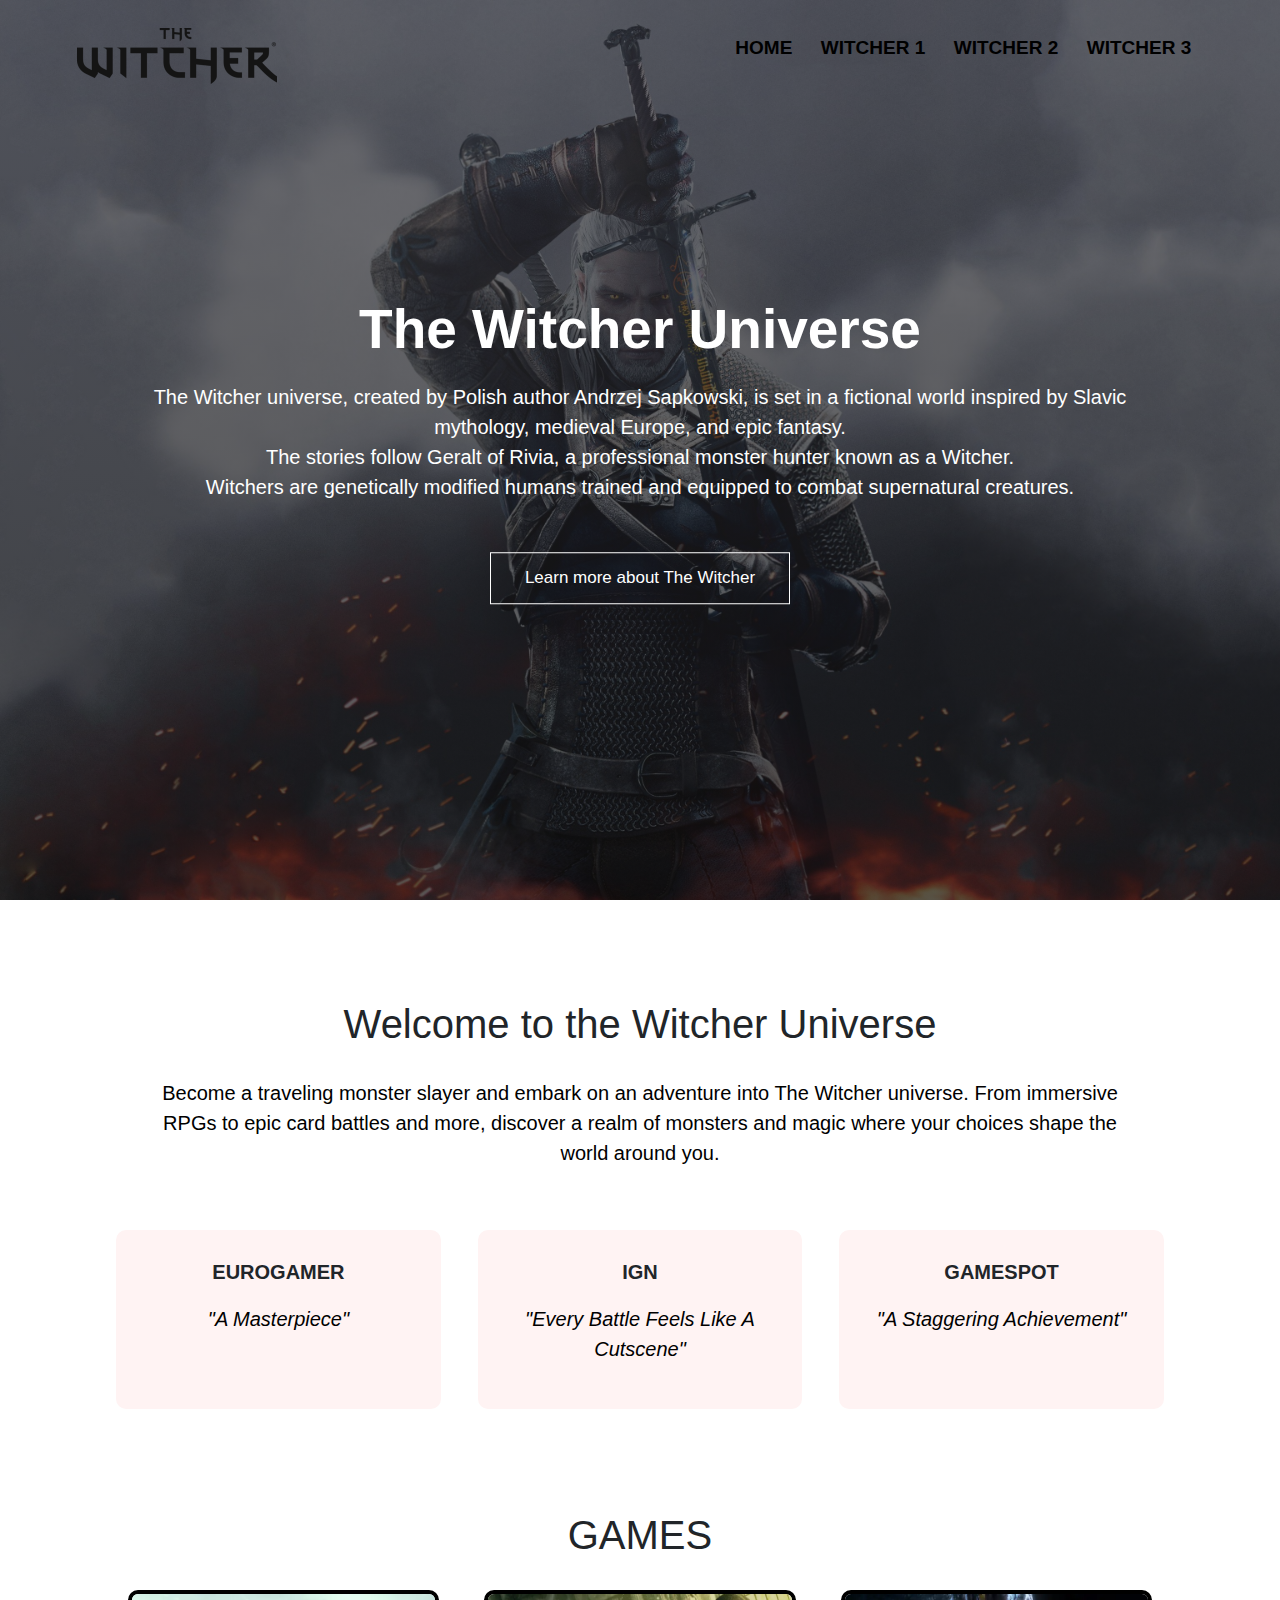
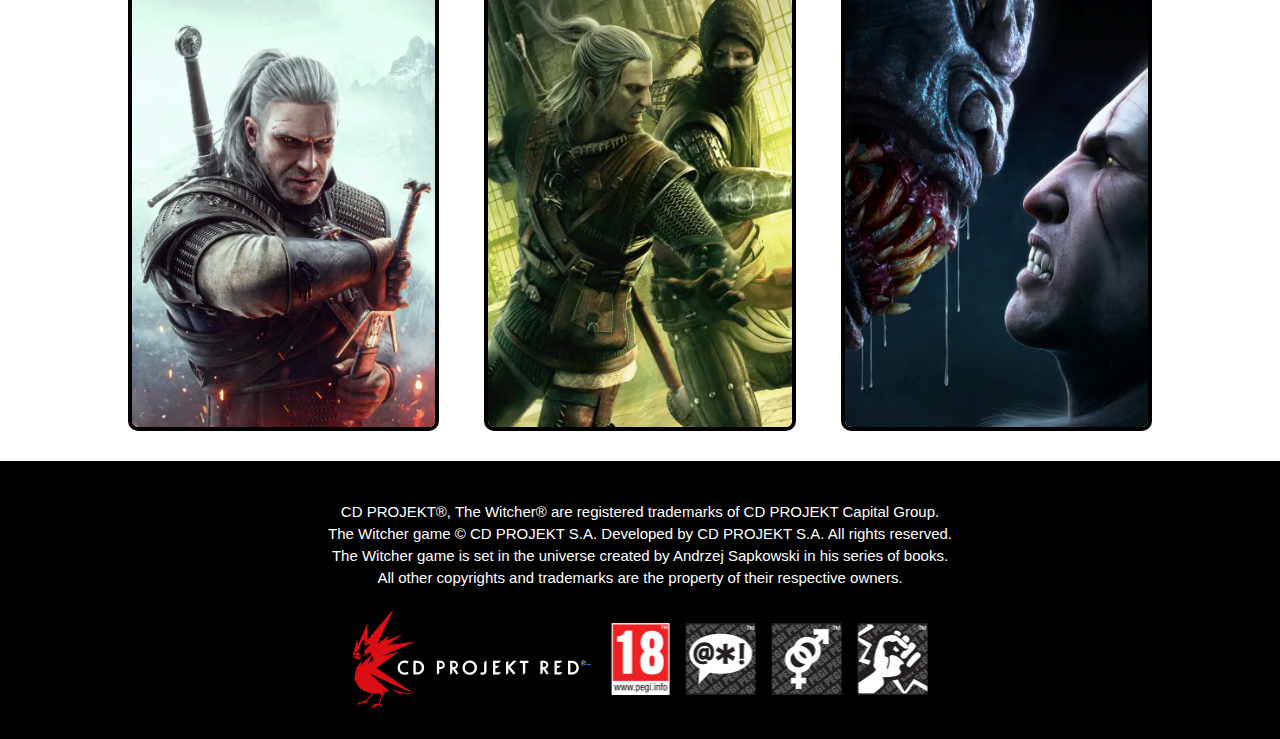
<file: index.html>
<!DOCTYPE html>
<html lang="en">
<head>
    <meta charset="UTF-8">
    <meta name="viewport" content="width=device-width, initial-scale=1.0">
    <link rel="stylesheet" href="styles/index_style.css">
    <link href="https://cdnjs.cloudflare.com/ajax/libs/font-awesome/6.6.0/css/all.min.css" rel="stylesheet">
    <link href="https://cdn.jsdelivr.net/npm/bootstrap@5.3.2/dist/css/bootstrap.min.css" rel="stylesheet">
    <script src="scripts/script.js"></script>
    <title>The Witcher Universe</title>
</head>
<body>
    <header>
        <nav>
            <a href="index.html"><img src="images/logo.webp" alt="Logo"></a>
            <div class="nav-links" id="navLinks">
                <i class="fa fa-window-close" onclick="hideMenu()"></i>
                <ul>
                    <li><a href="index.html">HOME</a></li>
                    <li><a href="pages/witcher1.html">WITCHER 1</a></li>
                    <li><a href="pages/witcher2.html">WITCHER 2</a></li>
                    <li><a href="pages/witcher3.html">WITCHER 3</a></li>
                </ul>
            </div>
            <i class="fa fa-bars" onclick="showMenu()"></i>
        </nav>
        <div class="text-box">
            <h1>The Witcher Universe</h1>
            <p>
                The Witcher universe, created by Polish author Andrzej Sapkowski, is set in a fictional world inspired by Slavic mythology, medieval Europe, and epic fantasy.<br> The stories follow Geralt of Rivia, a professional monster hunter known as a Witcher.<br> Witchers are genetically modified humans trained and equipped to combat supernatural creatures.
            </p>
            <a class="intro-btn" href="https://www.ign.com/articles/the-witcher-books-reading-order" target="_blank">Learn more about The Witcher</a>
        </div>
    </header>

    <section class="quotes">
        <h1>Welcome to the Witcher Universe</h1>
        <p>
            Become a traveling monster slayer and embark on an adventure into The Witcher universe. From immersive RPGs to epic card battles and more, discover a realm of monsters and magic where your choices shape the world around you.
        </p>
        <div class="row">
            <div class="quote-col">
                <h3>EUROGAMER</h3>
                <p>"A masterpiece"</p>
            </div>
            <div class="quote-col">
                <h3>IGN</h3>
                <p>"every battle feels like a cutscene"</p>
            </div>
            <div class="quote-col">
                <h3>GAMESPOT</h3>
                <p>"a staggering achievement"</p>
            </div>
        </div>
    </section>

    <section class="games">
        <h1>GAMES</h1>
        <div class="row">
            <div class="games-col">
                <img src="images/witcher3.webp" alt="Witcher 3">
                <div class="layer">
                    <h3>The Witcher 3: Wild Hunt</h3>
                </div>
            </div>
            <div class="games-col">
                <img src="images/witcher2.webp" alt="Witcher 2">
                <div class="layer">
                    <h3>The Witcher 2:<br>Assassins of Kings</h3>
                </div>
            </div>
            <div class="games-col">
                <img src="images/witcher1.webp" alt="Witcher 1">
                <div class="layer">
                    <h3>The Witcher</h3>
                </div>
            </div>
        </div>
    </section>

    <footer>
        <p>
            CD PROJEKT®, The Witcher® are registered trademarks of CD PROJEKT Capital Group. <br> The Witcher game © CD PROJEKT S.A. Developed by CD PROJEKT S.A. All rights reserved. <br> The Witcher game is set in the universe created by Andrzej Sapkowski in his series of books. <br> All other copyrights and trademarks are the property of their respective owners.
        </p>
        <div class="footer-logos">
            <a href="https://www.cdprojekt.com/pl/" target="_blank">
                <img src="images/cdProjectLogo.png" alt="CD Project Red Logo">
            </a>
            <a href="https://pegi.info/" target="_blank">
                <img src="images/logos.png" alt="ratings">
            </a>
        </div>
    </footer>
    
    <script src="scripts/script.js"></script>
</body>
</html>
</file>
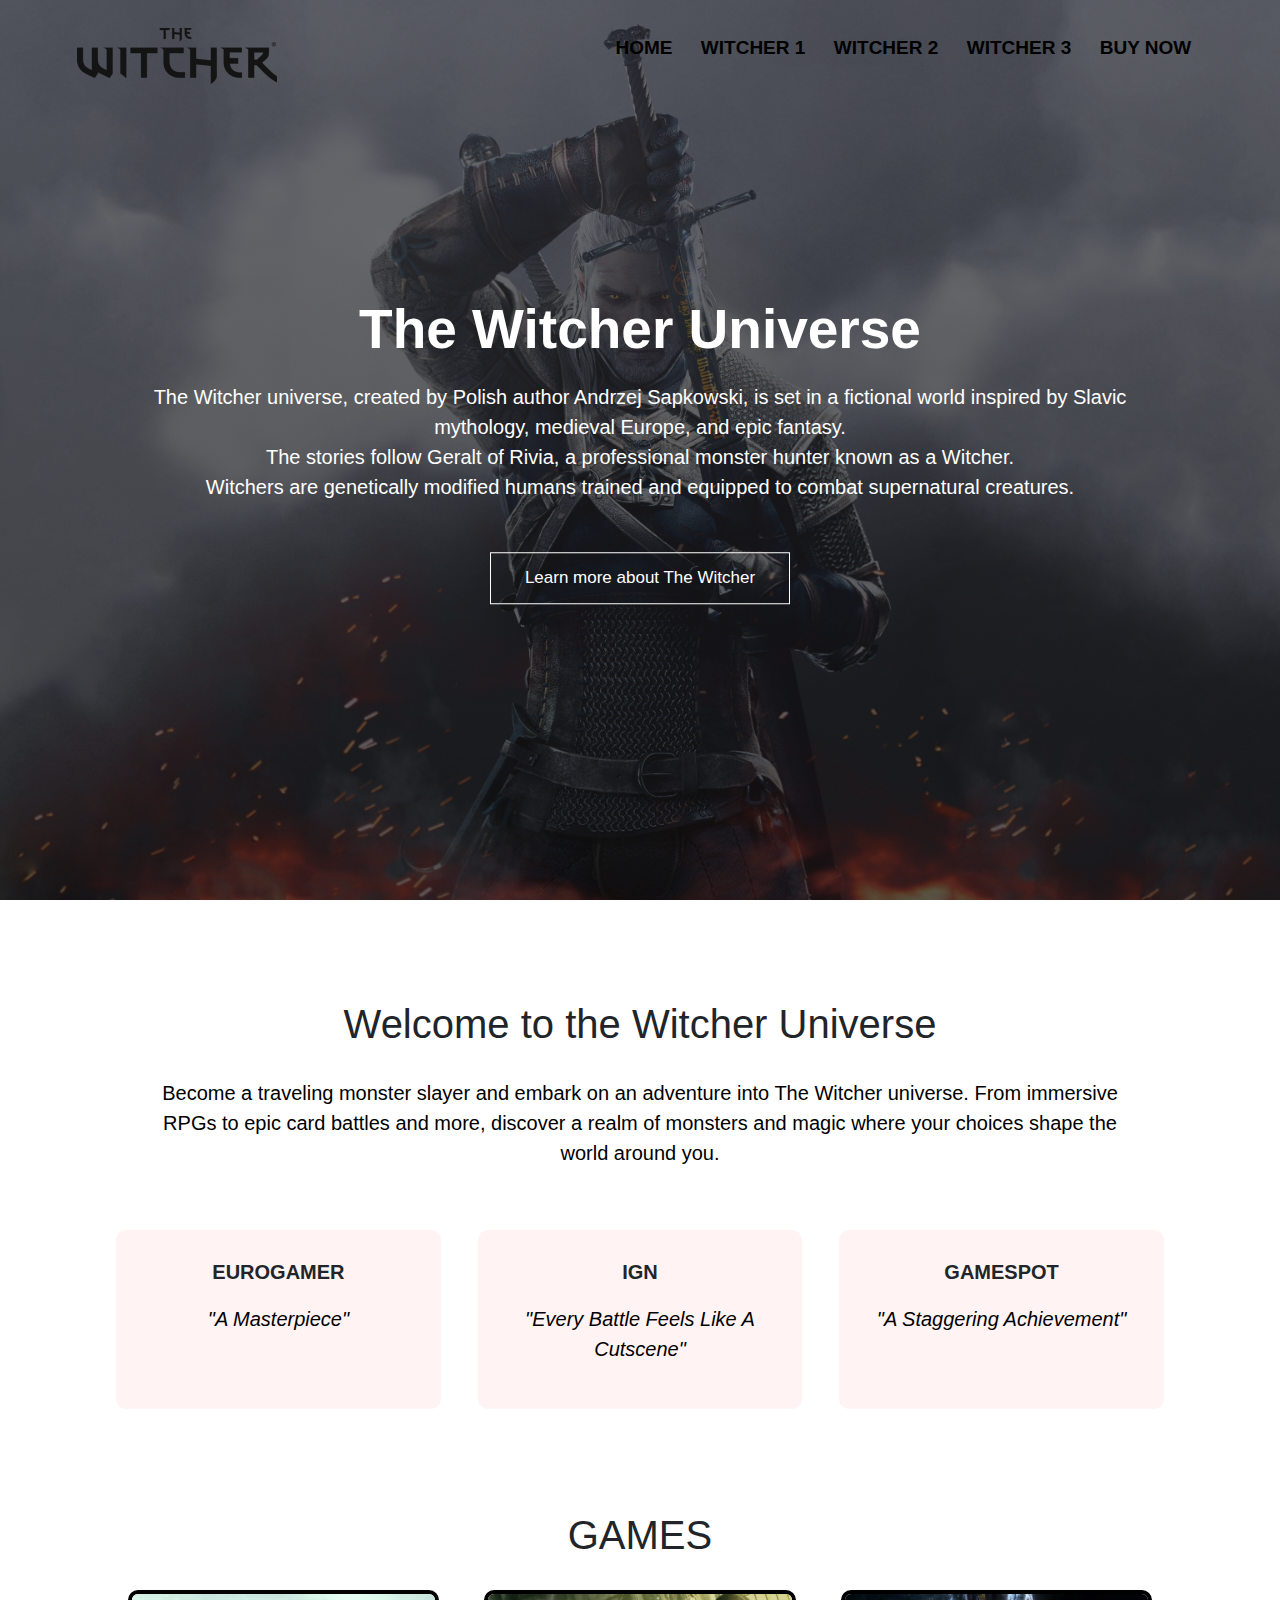
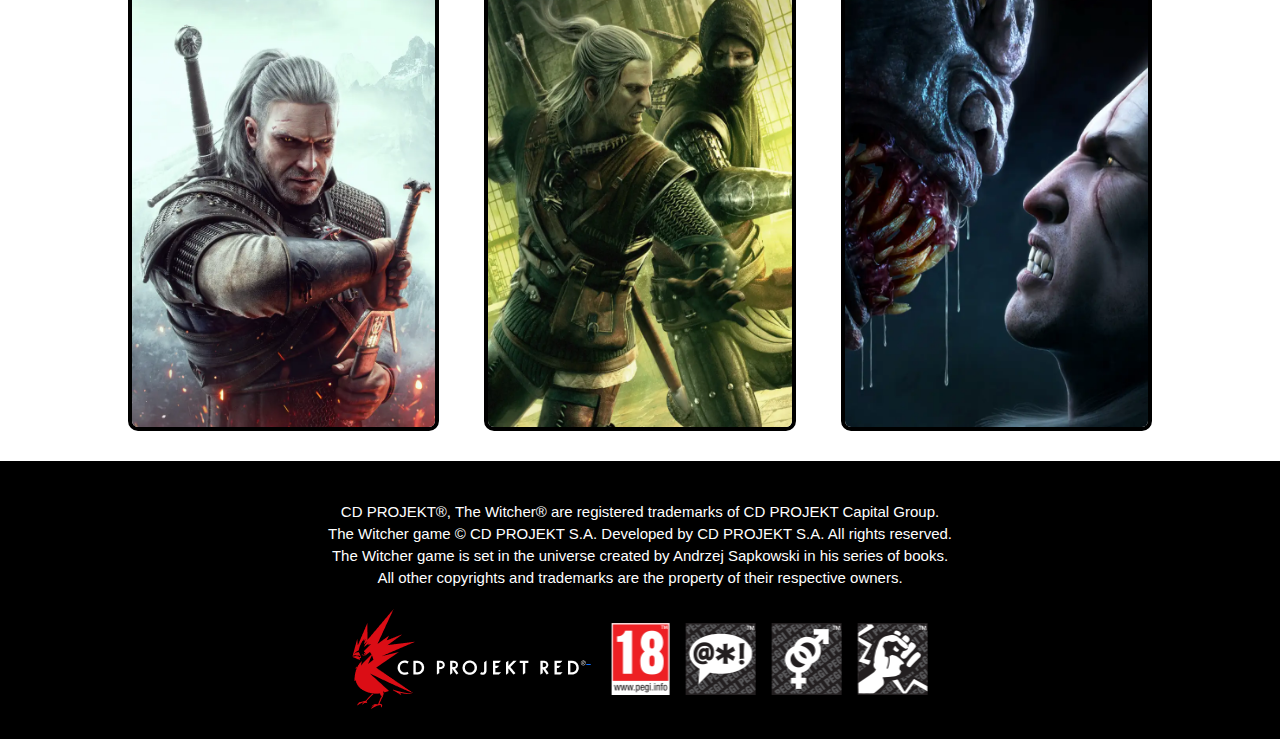
<file: home.html>
<!DOCTYPE html>
<html lang="en">
<head>
    <meta charset="UTF-8">
    <meta name="viewport" content="width=device-width, initial-scale=1.0">
    <link rel="stylesheet" href="styles/home_style.css">
    <link href="https://cdnjs.cloudflare.com/ajax/libs/font-awesome/6.6.0/css/all.min.css" rel="stylesheet">
    <link href="https://cdn.jsdelivr.net/npm/bootstrap@5.3.2/dist/css/bootstrap.min.css" rel="stylesheet">
    <script src="scripts/script.js"></script>
    <title>The Witcher Universe</title>
</head>
<body>
    <header>
        <nav>
            <a href="home.html"><img src="images/logo.webp" alt="Logo"></a>
            <div class="nav-links" id="navLinks">
                <i class="fa fa-window-close" onclick="hideMenu()"></i>
                <ul>
                    <li><a href="home.html">HOME</a></li>
                    <li><a href="pages/witcher1.html">WITCHER 1</a></li>
                    <li><a href="pages/witcher2.html">WITCHER 2</a></li>
                    <li><a href="pages/witcher3.html">WITCHER 3</a></li>
                    <li><a href="pages/buy.html">BUY NOW</a></li>
                </ul>
            </div>
            <i class="fa fa-bars" onclick="showMenu()"></i>
        </nav>
        <div class="text-box">
            <h1>The Witcher Universe</h1>
            <p>
                The Witcher universe, created by Polish author Andrzej Sapkowski, is set in a fictional world inspired by Slavic mythology, medieval Europe, and epic fantasy.<br> The stories follow Geralt of Rivia, a professional monster hunter known as a Witcher.<br> Witchers are genetically modified humans trained and equipped to combat supernatural creatures.
            </p>
            <a class="intro-btn" href="https://www.ign.com/articles/the-witcher-books-reading-order" target="_blank">Learn more about The Witcher</a>
        </div>
    </header>

    <section class="quotes">
        <h1>Welcome to the Witcher Universe</h1>
        <p>
            Become a traveling monster slayer and embark on an adventure into The Witcher universe. From immersive RPGs to epic card battles and more, discover a realm of monsters and magic where your choices shape the world around you.
        </p>
        <div class="row">
            <div class="quote-col">
                <h3>EUROGAMER</h3>
                <p>"A masterpiece"</p>
            </div>
            <div class="quote-col">
                <h3>IGN</h3>
                <p>"every battle feels like a cutscene"</p>
            </div>
            <div class="quote-col">
                <h3>GAMESPOT</h3>
                <p>"a staggering achievement"</p>
            </div>
        </div>
    </section>

    <section class="games">
        <h1>GAMES</h1>
        <div class="row">
            <div class="games-col">
                <img src="images/witcher3.webp" alt="Witcher 3">
                <div class="layer">
                    <h3>The Witcher 3: Wild Hunt</h3>
                </div>
            </div>
            <div class="games-col">
                <img src="images/witcher2.webp" alt="Witcher 2">
                <div class="layer">
                    <h3>The Witcher 2:<br>Assassins of Kings</h3>
                </div>
            </div>
            <div class="games-col">
                <img src="images/witcher1.webp" alt="Witcher 1">
                <div class="layer">
                    <h3>The Witcher</h3>
                </div>
            </div>
        </div>
    </section>

    <footer>
        <p>
            CD PROJEKT®, The Witcher® are registered trademarks of CD PROJEKT Capital Group. <br> The Witcher game © CD PROJEKT S.A. Developed by CD PROJEKT S.A. All rights reserved. <br> The Witcher game is set in the universe created by Andrzej Sapkowski in his series of books. <br> All other copyrights and trademarks are the property of their respective owners.
        </p>
        <div class="footer-logos">
            <a href="https://www.cdprojekt.com/pl/" target="_blank">
                <img src="images/cdProjectLogo.png" alt="CD Project Red Logo">
            </a>
            <a href="https://pegi.info/" target="_blank">
                <img src="images/logos.png" alt="ratings">
            </a>
        </div>
    </footer>
    
    <script src="scripts/script.js"></script>
</body>
</html>
</file>
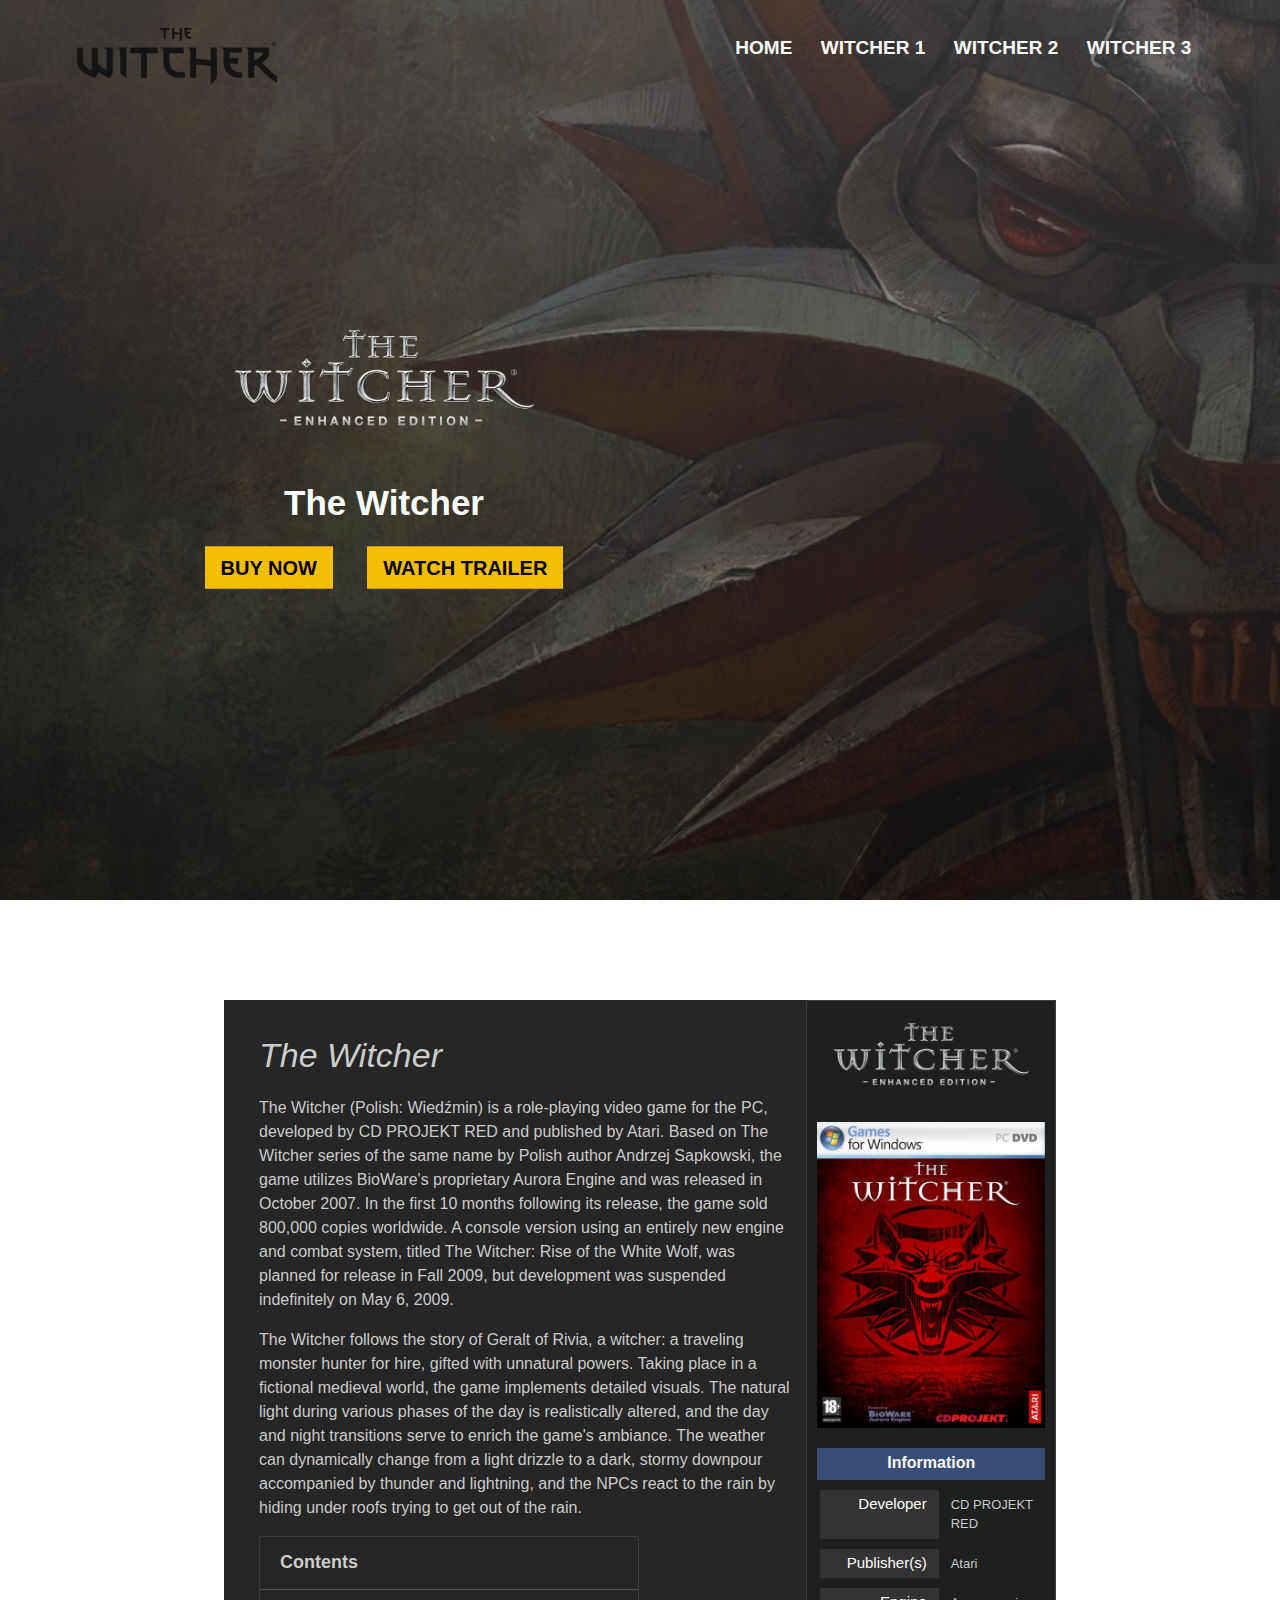
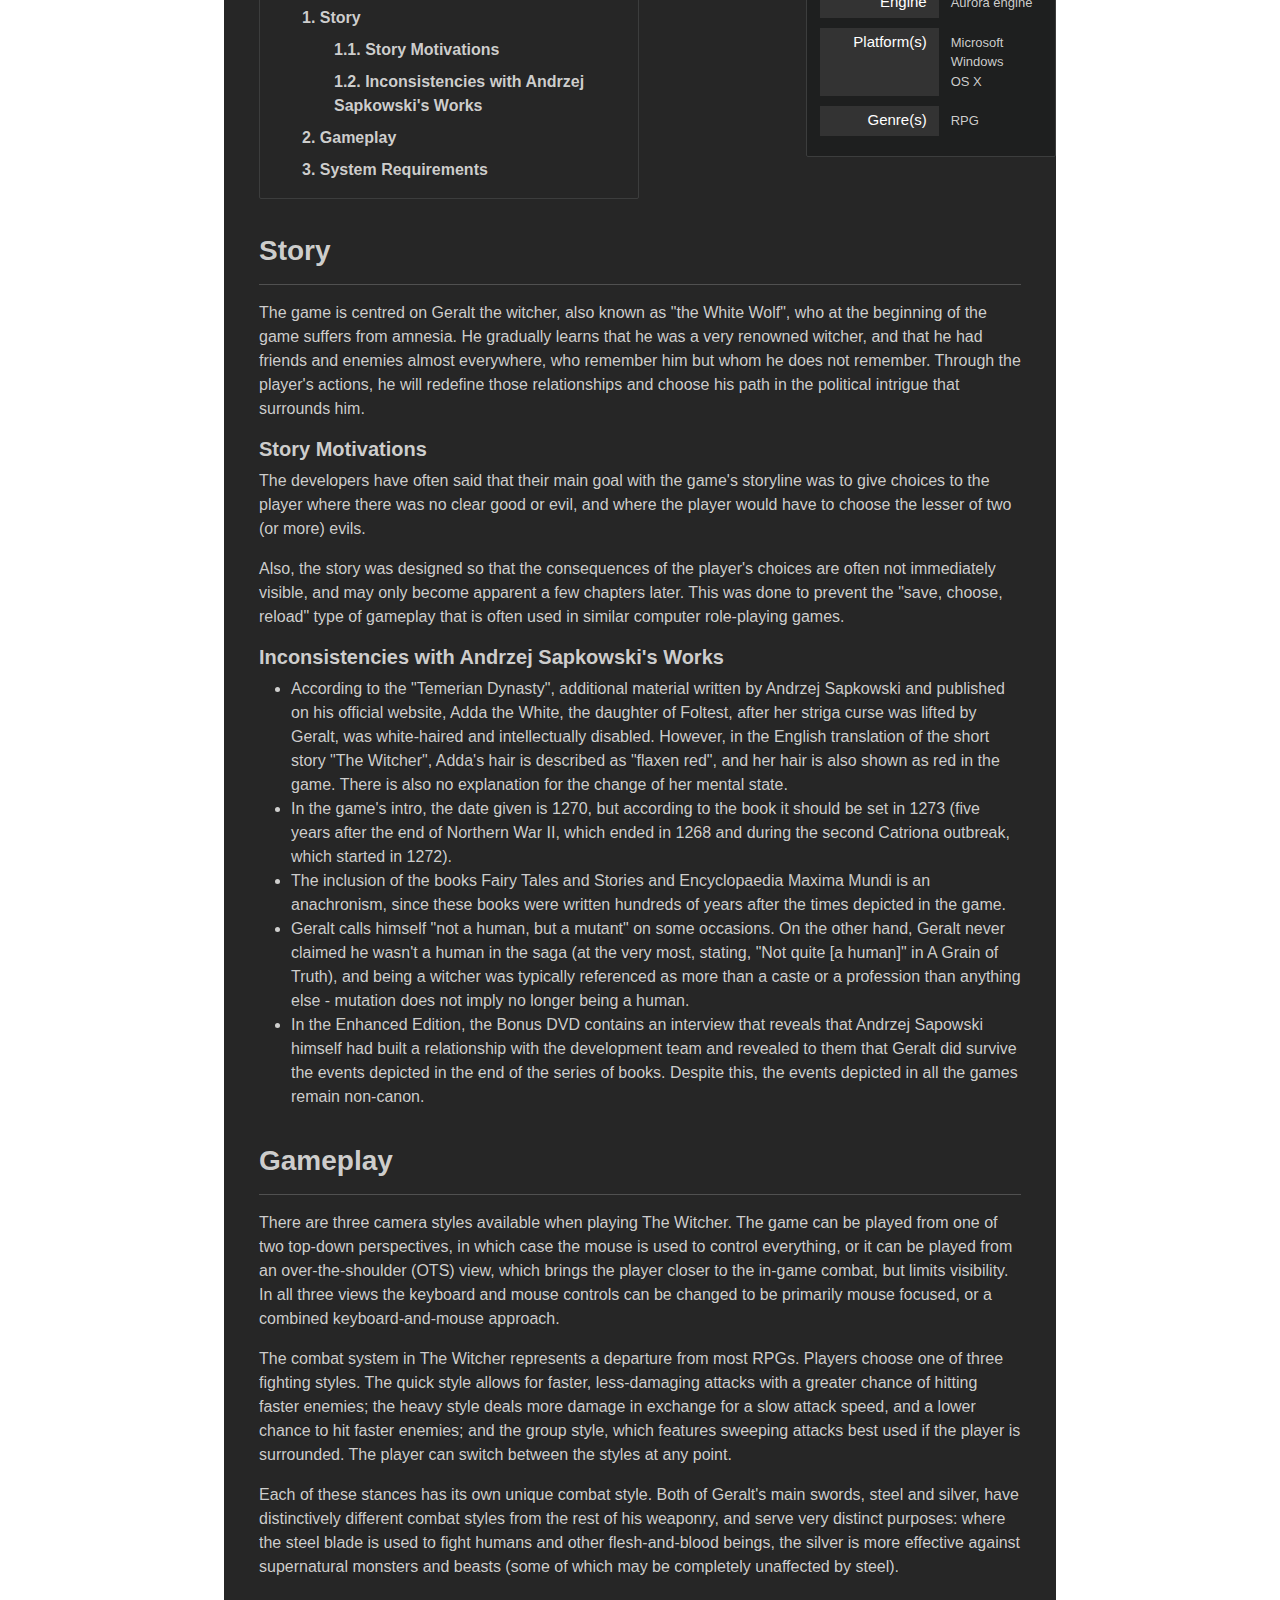
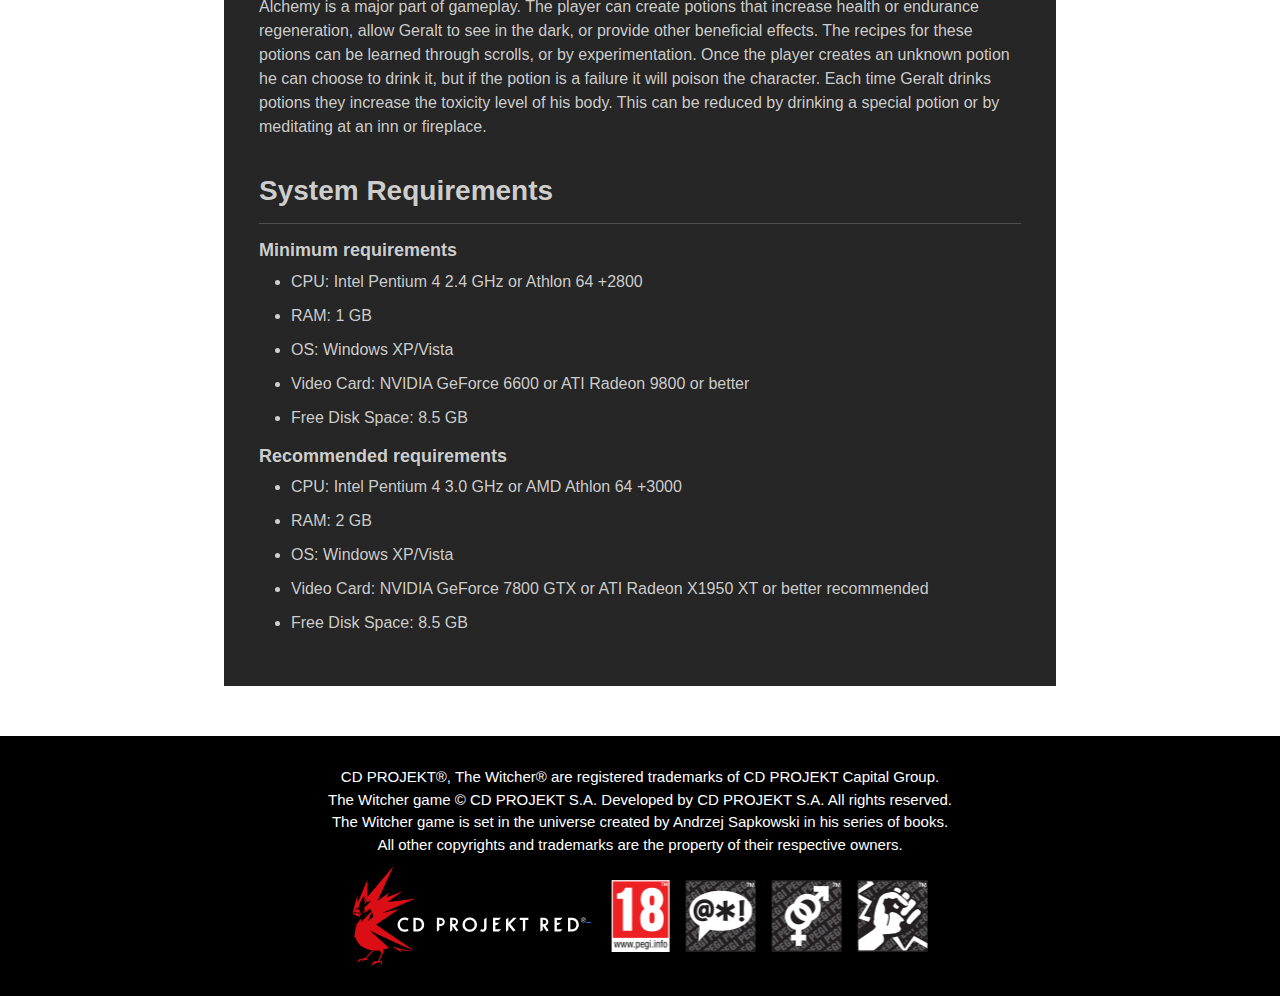
<file: pages/witcher1.html>
<!DOCTYPE html>
<html lang="en">
<head>
    <meta charset="UTF-8">
    <meta name="viewport" content="width=device-width, initial-scale=1.0">
    <link rel="stylesheet" href="../styles/witcher1_style.css">
    <link href="https://cdnjs.cloudflare.com/ajax/libs/font-awesome/6.6.0/css/all.min.css" rel="stylesheet">
    <link href="https://cdn.jsdelivr.net/npm/bootstrap@5.3.2/dist/css/bootstrap.min.css" rel="stylesheet">
    <script src="../scripts/script.js"></script>
    <title>The Witcher</title>
</head>
<body>
    <header>
        <nav>
            <a href="../index.html"><img src="../images/logo.webp" alt="Logo"></a>
            <div class="nav-links" id="navLinks">
                <i class="fa fa-window-close" onclick="hideMenu()"></i>
                <ul>
                    <li><a href="../index.html">HOME</a></li>
                    <li><a href="witcher1.html">WITCHER 1</a></li>
                    <li><a href="witcher2.html">WITCHER 2</a></li>
                    <li><a href="witcher3.html">WITCHER 3</a></li>
                </ul>
            </div>
            <i class="fa fa-bars" onclick="showMenu()"></i>
        </nav>

        <div class="text-box">
            <div class="witcher1_logo">
                <img src="../images/witcher1_logo.webp" alt="Witcher 1 Logo">
            </div>
            <h1>The Witcher</h1>
            <div class="buttons">
                <a href="https://store.steampowered.com/agecheck/app/20900/" target="_blank">
                    <button>BUY NOW</button>
                </a>
                <a href="https://www.youtube.com/watch?v=w2F_Ti_6E_k" target="_blank">
                    <button>WATCH TRAILER</button>
                </a>
            </div>
        </div>
    </header>

    <main>
        <article>
            <aside class="aside">
                <div class="logo">
                    <img src="../images/witcher1_logo.webp" alt="Witcher 1 Logo">
                </div>
                <div class="cover">
                    <img src="../images/witcher1_cover.webp" alt="Witcher 1 Cover">
                </div>
                <section class="desc">
                    <div class="title">
                        <h5>Information</h5>
                    </div>
                    <div class="row">
                        <div class="property">
                            <h6>Developer</h6>
                        </div>
                        <div class="value">
                            <p>CD PROJEKT RED</p>
                        </div>
                    </div>
                    <div class="row">
                        <div class="property">
                            <h6>Publisher(s)</h6>
                        </div>
                        <div class="value">
                            <p>Atari</p>
                        </div>
                    </div>
                    <div class="row">
                        <div class="property">
                            <h6>Engine</h6>
                        </div>
                        <div class="value">
                            <p>Aurora engine</p>
                        </div>
                    </div>
                    <div class="row">
                        <div class="property">
                            <h6>Platform(s)</h6>
                        </div>
                        <div class="value">
                            <p>Microsoft Windows <br>OS X</p>
                        </div>
                    </div>
                    <div class="row">
                        <div class="property">
                            <h6>Genre(s)</h6>
                        </div>
                        <div class="value">
                            <p>RPG</p>
                        </div>
                    </div>
                </section>
            </aside>      

            <section class="intro">
                <h1>The Witcher</h1>
                <p>
                    The Witcher (Polish: Wiedźmin) is a role-playing video game for the PC, developed by CD PROJEKT RED and 
                    published by Atari. Based on The Witcher series of the same name by Polish author Andrzej Sapkowski, the 
                    game utilizes BioWare's proprietary Aurora Engine and was released in October 2007.
                    In the first 10 months following its release, the game sold 800,000 copies worldwide. A console version using 
                    an entirely new engine and combat system, titled The Witcher: Rise of the White Wolf, was planned for release in 
                    Fall 2009, but development was suspended indefinitely on May 6, 2009.
                </p>
                    
                <p>
                    The Witcher follows the story of Geralt of Rivia, a witcher: a traveling monster hunter for hire, gifted with 
                    unnatural powers. Taking place in a fictional medieval world, the game implements detailed visuals. The natural 
                    light during various phases of the day is realistically altered, and the day and night transitions serve to enrich 
                    the game's ambiance. The weather can dynamically change from a light drizzle to a dark, stormy downpour accompanied 
                    by thunder and lightning, and the NPCs react to the rain by hiding under roofs trying to get out of the rain.
                </p>
                <div class="table_contents">
                    <h4>Contents</h4>
                    <hr>
                    <ol>
                        <a href="#story"><li>Story</li></a>
                        <ul>
                            <a href="#motivation"><li>1.1. Story Motivations</li></a>
                            <a href="#inconsistencies"><li>1.2. Inconsistencies with Andrzej Sapkowski's Works</li></a>
                        </ul>
                        <a href="#gameplay"><li>Gameplay</li></a>
                        <a href="#system"><li>System Requirements</li></a>
                    </ol>
                </div>
            </section>
    
            <section class="story" id="story">
                <h2>Story</h2>
                <hr>
                <p>
                    The game is centred on Geralt the witcher, also known as "the White Wolf", who at the beginning of the game 
                    suffers from amnesia. He gradually learns that he was a very renowned witcher, and that he had friends and 
                    enemies almost everywhere, who remember him but whom he does not remember. Through the player's actions, he will 
                    redefine those relationships and choose his path in the political intrigue that surrounds him.
                </p>

                <h3 id="motivation">Story Motivations</h3>
                <p>
                    The developers have often said that their main goal with the game's storyline was to give choices to the player 
                    where there was no clear good or evil, and where the player would have to choose the lesser of two (or more) evils.
                </p>
                <p>
                    Also, the story was designed so that the consequences of the player's choices are often not immediately visible, 
                    and may only become apparent a few chapters later. This was done to prevent the "save, choose, reload" type of 
                    gameplay that is often used in similar computer role-playing games.
                </p>

                <h3 id="inconsistencies">Inconsistencies with Andrzej Sapkowski's Works</h3>
                <ul>
                    <li>
                        According to the "Temerian Dynasty", additional material written by Andrzej Sapkowski and published on his 
                        official website, Adda the White, the daughter of Foltest, after her striga curse was lifted by Geralt, was 
                        white-haired and intellectually disabled. However, in the English translation of the short story "The Witcher", 
                        Adda's hair is described as "flaxen red", and her hair is also shown as red in the game. There is also no 
                        explanation for the change of her mental state.
                    </li>
                    <li>
                        In the game's intro, the date given is 1270, but according to the book it should be set in 1273 
                        (five years after the end of Northern War II, which ended in 1268 and during the second Catriona outbreak, 
                        which started in 1272).
                    </li>
                    <li>
                        The inclusion of the books Fairy Tales and Stories and Encyclopaedia Maxima Mundi is an anachronism, since 
                        these books were written hundreds of years after the times depicted in the game.
                    </li>
                    <li>
                        Geralt calls himself "not a human, but a mutant" on some occasions. On the other hand, Geralt never claimed 
                        he wasn't a human in the saga (at the very most, stating, "Not quite [a human]" in A Grain of Truth), and 
                        being a witcher was typically referenced as more than a caste or a profession than anything else - mutation 
                        does not imply no longer being a human.
                    </li>
                    <li>
                        In the Enhanced Edition, the Bonus DVD contains an interview that reveals that Andrzej Sapowski himself had 
                        built a relationship with the development team and revealed to them that Geralt did survive the events 
                        depicted in the end of the series of books. Despite this, the events depicted in all the games remain non-canon.
                    </li>
                </ul>
            </section>

            <section class="gameplay" id="gameplay">
                <h2>Gameplay</h2>
                <hr>
                <p>
                    There are three camera styles available when playing The Witcher. The game can be played from 
                    one of two top-down perspectives, in which case the mouse is used to control everything, or it can be 
                    played from an over-the-shoulder (OTS) view, which brings the player closer to the in-game combat, but 
                    limits visibility. In all three views the keyboard and mouse controls can be changed to be primarily mouse 
                    focused, or a combined keyboard-and-mouse approach.
                </p>
                <p>
                    The combat system in The Witcher represents a departure from most RPGs. Players choose one of three fighting 
                    styles. The quick style allows for faster, less-damaging attacks with a greater chance of hitting faster enemies; 
                    the heavy style deals more damage in exchange for a slow attack speed, and a lower chance to hit faster enemies; 
                    and the group style, which features sweeping attacks best used if the player is surrounded. The player can switch 
                    between the styles at any point.
                </p>
                <p>
                    Each of these stances has its own unique combat style. Both of Geralt's main swords, steel and silver, have distinctively 
                    different combat styles from the rest of his weaponry, and serve very distinct purposes: where the steel blade is used to 
                    fight humans and other flesh-and-blood beings, the silver is more effective against supernatural monsters and beasts 
                    (some of which may be completely unaffected by steel).
                </p>
                <p>
                    Alchemy is a major part of gameplay. The player can create potions that increase health or endurance regeneration, 
                    allow Geralt to see in the dark, or provide other beneficial effects. The recipes for these potions can be learned 
                    through scrolls, or by experimentation. Once the player creates an unknown potion he can choose to drink it, but if 
                    the potion is a failure it will poison the character. Each time Geralt drinks potions they increase the toxicity level of his body. 
                    This can be reduced by drinking a special potion or by meditating at an inn or fireplace.
                </p>
            </section>

            <section class="system" id="system">
                <h2>System Requirements</h2>
                <hr>
                <h4>Minimum requirements</h4>
                <ul>
                    <li>CPU: Intel Pentium 4 2.4 GHz or Athlon 64 +2800</li>
                    <li>RAM: 1 GB</li>
                    <li>OS: Windows XP/Vista</li>
                    <li>Video Card: NVIDIA GeForce 6600 or ATI Radeon 9800 or better</li>
                    <li>Free Disk Space: 8.5 GB</li>
                </ul>
                <h4>Recommended requirements</h4>
                <ul>
                    <li>CPU: Intel Pentium 4 3.0 GHz or AMD Athlon 64 +3000</li>
                    <li>RAM: 2 GB</li>
                    <li>OS: Windows XP/Vista</li>
                    <li>Video Card: NVIDIA GeForce 7800 GTX or ATI Radeon X1950 XT or better recommended</li>
                    <li>Free Disk Space: 8.5 GB</li>
                </ul>
            </section>      
        </article>
    </main>

    <footer>
        <p>
            CD PROJEKT®, The Witcher® are registered trademarks of CD PROJEKT Capital Group. <br> The Witcher game © CD PROJEKT S.A. Developed by CD PROJEKT 
            S.A. All rights reserved. <br> The Witcher game is set in the universe created by Andrzej Sapkowski in his series of books. <br> All other copyrights 
            and trademarks are the property of their respective owners.
        </p>
        <div class="footer-logos">
            <a href="https://www.cdprojekt.com/pl/" target="_blank">
                <img src="../images/cdProjectLogo.png" alt="CD Project Red Logo">
            </a>
            <a href="https://pegi.info/" target="_blank">
                <img src="../images/logos.png" alt="ratings">
            </a>
        </div>
    </footer>
    
    <script src="../scripts/script.js"></script>
</body>
</html>
</file>
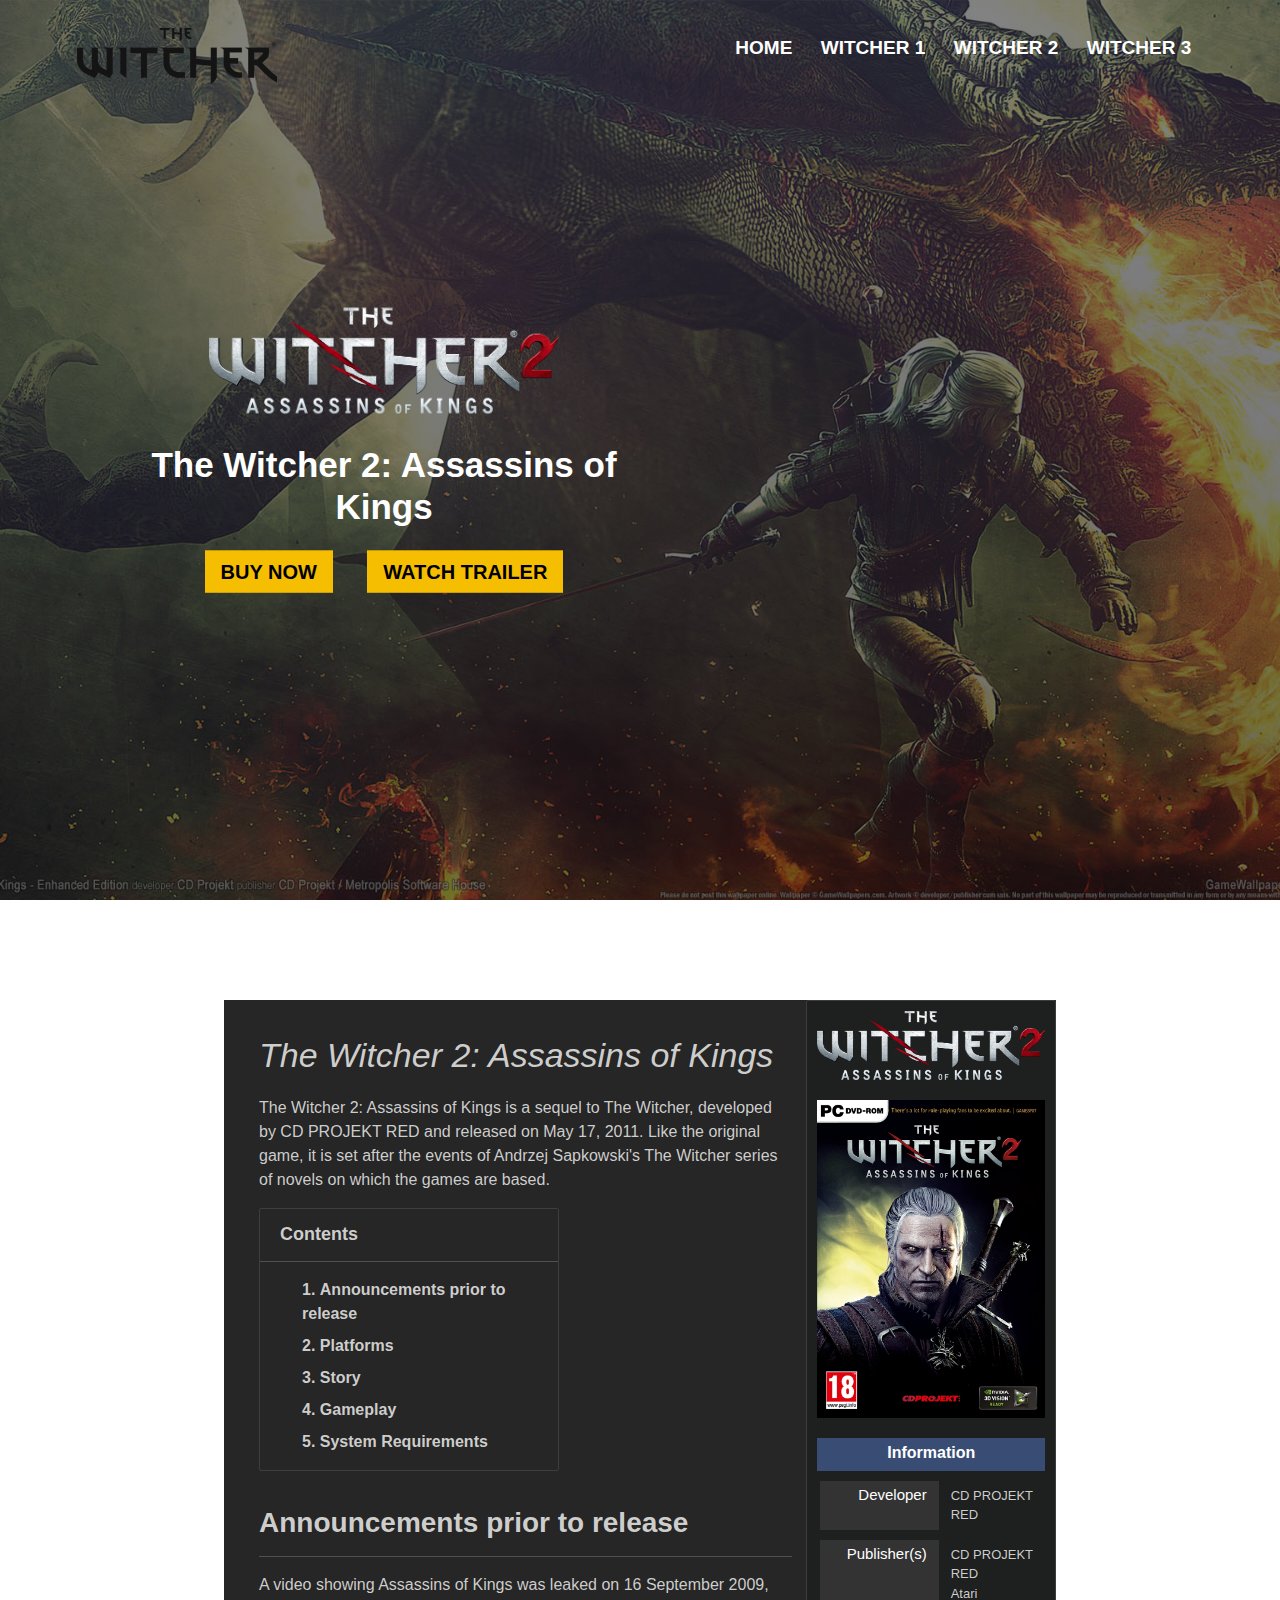
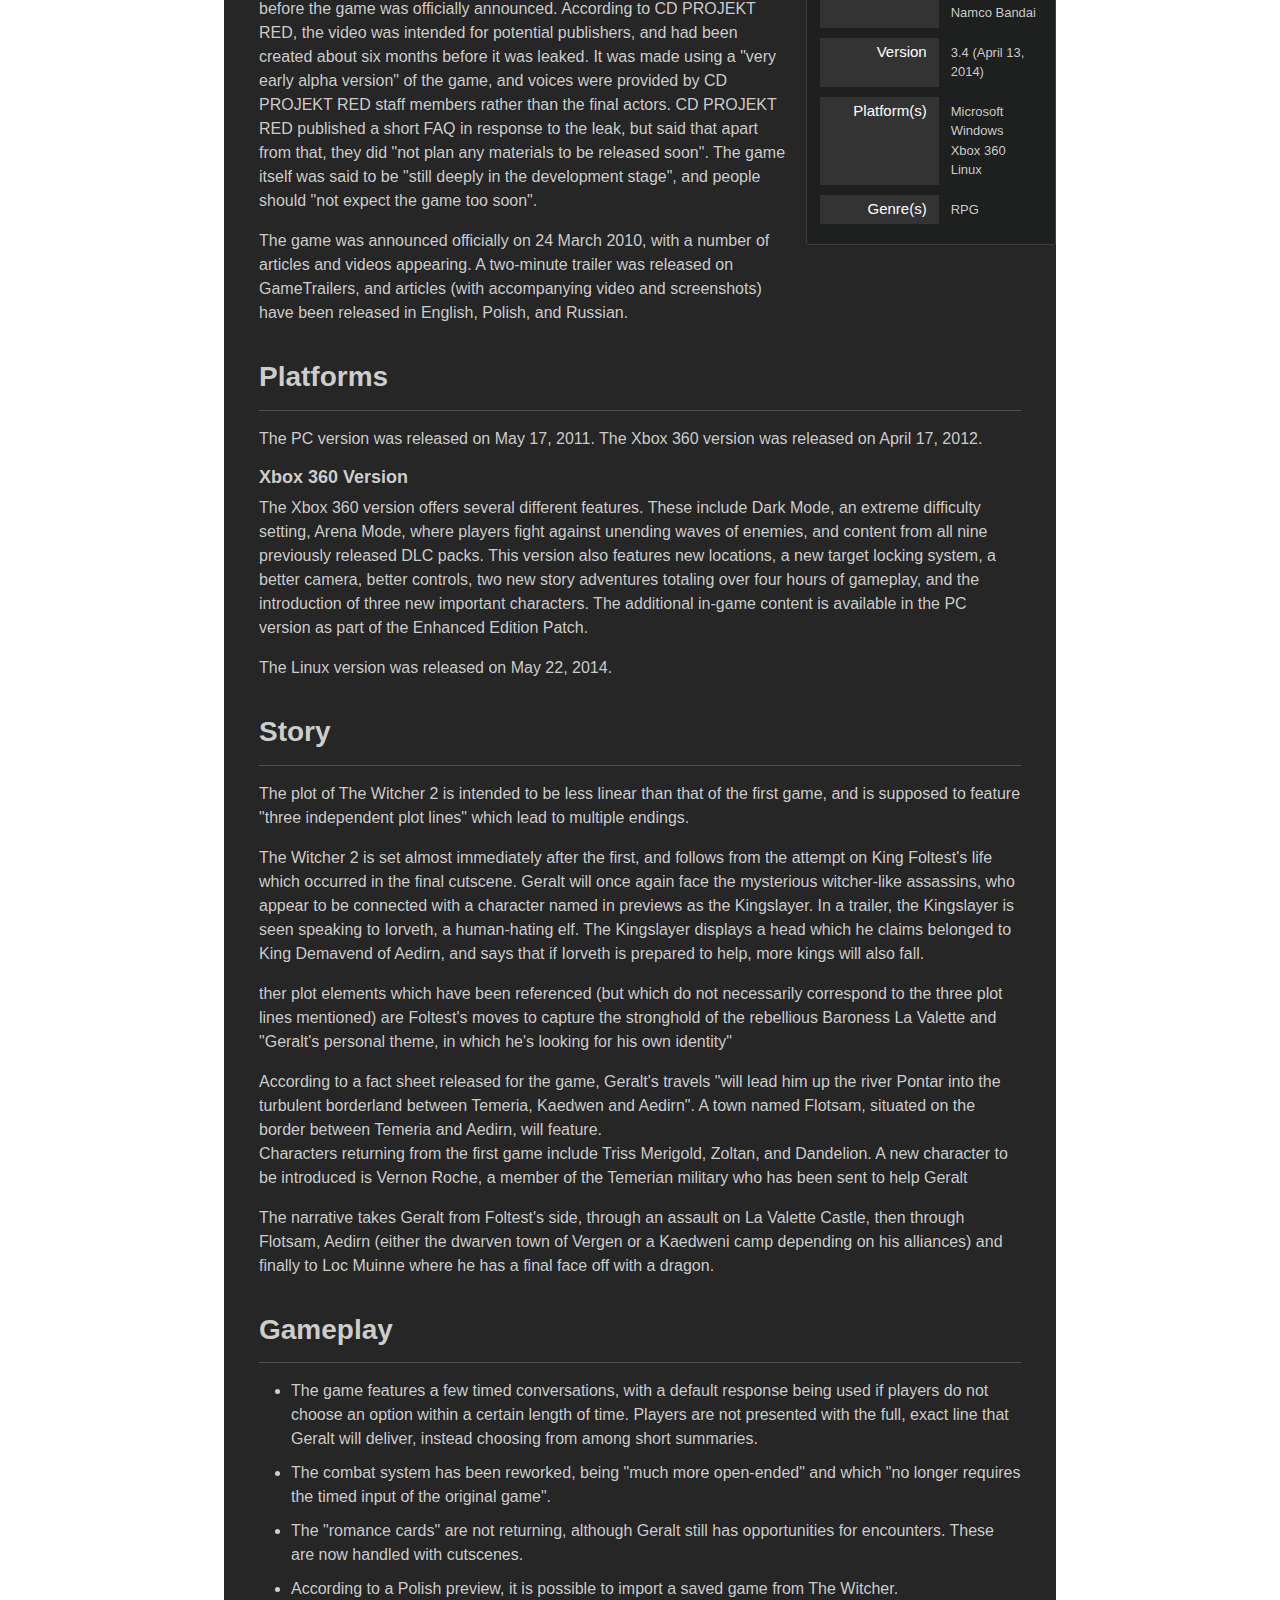
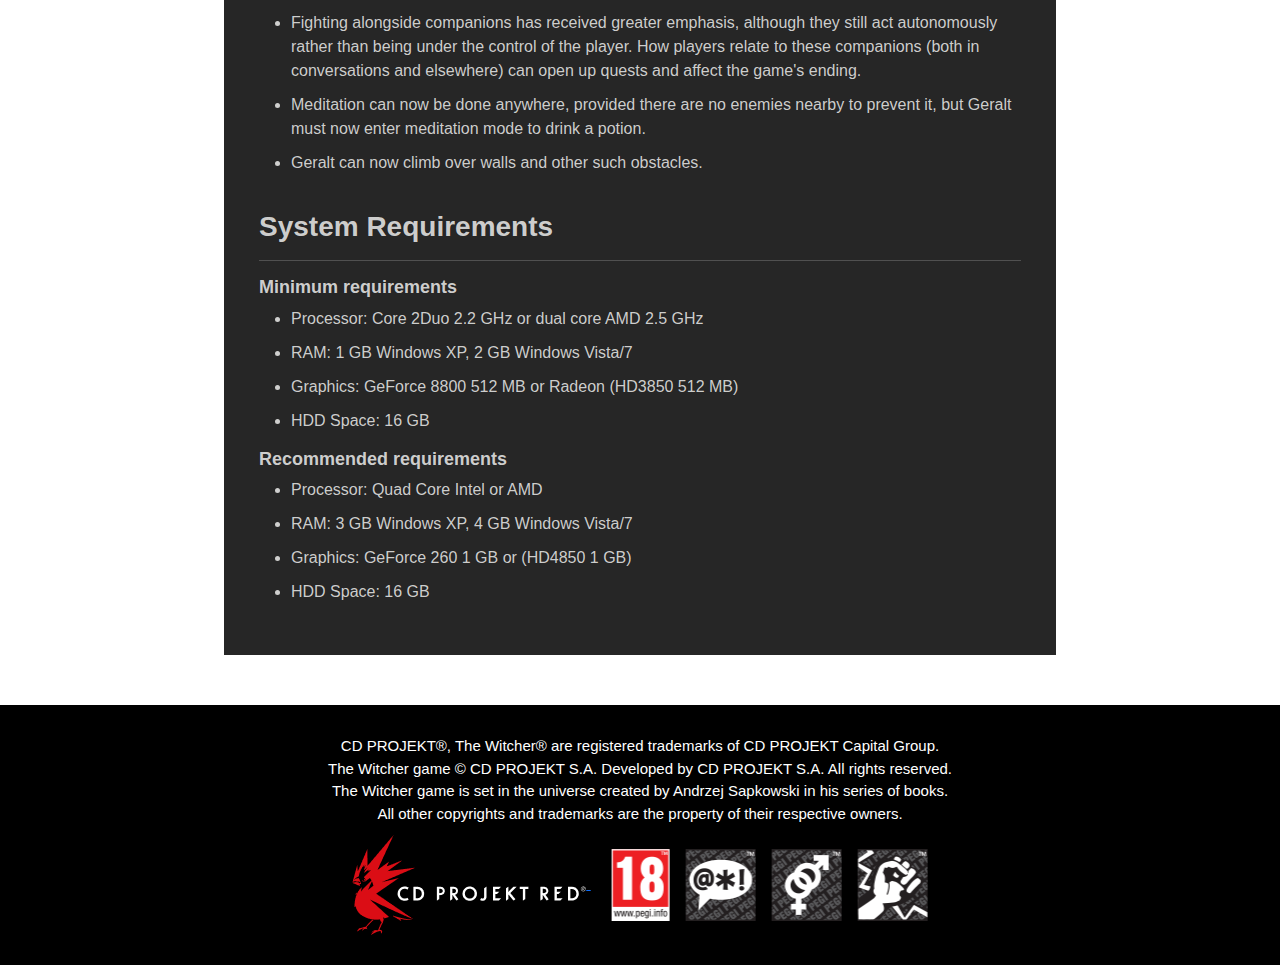
<file: pages/witcher2.html>
<!DOCTYPE html>
<html lang="en">
<head>
    <meta charset="UTF-8">
    <meta name="viewport" content="width=device-width, initial-scale=1.0">
    <link rel="stylesheet" href="../styles/witcher2_style.css">
    <link href="https://cdnjs.cloudflare.com/ajax/libs/font-awesome/6.6.0/css/all.min.css" rel="stylesheet">
    <link href="https://cdn.jsdelivr.net/npm/bootstrap@5.3.2/dist/css/bootstrap.min.css" rel="stylesheet">
    <script src="../scripts/script.js"></script>
    <title>The Witcher 2: Assassins of Kings</title>
</head>
<body>
    <header>
        <nav>
            <a href="../index.html"><img src="../images/logo.webp" alt="Logo"></a>
            <div class="nav-links" id="navLinks">
                <i class="fa fa-window-close" onclick="hideMenu()"></i>
                <ul>
                    <li><a href="../index.html">HOME</a></li>
                    <li><a href="witcher1.html">WITCHER 1</a></li>
                    <li><a href="witcher2.html">WITCHER 2</a></li>
                    <li><a href="witcher3.html">WITCHER 3</a></li>
                </ul>
            </div>
            <i class="fa fa-bars" onclick="showMenu()"></i>
        </nav>

        <div class="text-box">
            <div class="witcher2_logo">
                <img src="../images/witcher2_logo.webp" alt="Witcher 2 Logo">
            </div>
            <h1>The Witcher 2: Assassins of Kings</h1>
            <div class="buttons">
                <a href="https://store.steampowered.com/app/20920/The_Witcher_2_Assassins_of_Kings_Enhanced_Edition/" target="blank">
                    <button>BUY NOW</button>
                </a>
                <a href="https://www.youtube.com/watch?v=jk5r1mP6om8" target="_blank">
                    <button>WATCH TRAILER</button>
                </a>
            </div>
        </div>
    </header>

    <main>
        <article>
            <aside class="aside">
                <div class="logo">
                    <img src="../images/witcher2_logo.webp" alt="Witcher 2 Logo">
                </div>
                <div class="cover">
                    <img src="../images/witcher2_cover.webp" alt="Witcher 2 Cover">
                </div>
                <section class="desc">
                    <div class="title">
                        <h5>Information</h5>
                    </div>
                    <div class="row">
                        <div class="property">
                            <h6>Developer</h6>
                        </div>
                        <div class="value">
                            <p>CD PROJEKT RED</p>
                        </div>
                    </div>
                    <div class="row">
                        <div class="property">
                            <h6>Publisher(s)</h6>
                        </div>
                        <div class="value">
                            <p>CD PROJEKT RED <br>Atari <br>Namco Bandai</p>
                        </div>
                    </div>
                    <div class="row">
                        <div class="property">
                            <h6>Version</h6>
                        </div>
                        <div class="value">
                            <p>3.4 (April 13, 2014)</p>
                        </div>
                    </div>
                    <div class="row">
                        <div class="property">
                            <h6>Platform(s)</h6>
                        </div>
                        <div class="value">
                            <p>Microsoft Windows <br>Xbox 360 <br>Linux</p>
                        </div>
                    </div>
                    <div class="row">
                        <div class="property">
                            <h6>Genre(s)</h6>
                        </div>
                        <div class="value">
                            <p>RPG</p>
                        </div>
                    </div>
                </section>
            </aside>      

            <section class="intro">
                <h1>The Witcher 2: Assassins of Kings</h1>
                <p>
                    The Witcher 2: Assassins of Kings is a sequel to The Witcher, developed by CD PROJEKT RED and released on 
                    May 17, 2011. Like the original game, it is set after the events of Andrzej Sapkowski's The Witcher series 
                    of novels on which the games are based.
                </p>
                <div class="table_contents">
                    <h4>Contents</h4>
                    <hr>
                    <ol>
                        <a href="#announcements"><li>Announcements prior to release</li></a>
                        <a href="#platforms"><li>Platforms</li></a>
                        <a href="#story"><li>Story</li></a>
                        <a href="#gameplay"><li>Gameplay</li></a>
                        <a href="#system"><li>System Requirements</li></a>
                    </ol>
                </div>
            </section>
    
            <section class="announcements" id="announcements">
                <h2>Announcements prior to release</h2>
                <hr>
                <p>
                    A video showing Assassins of Kings was leaked on 16 September 2009, before the game was officially announced. 
                    According to CD PROJEKT RED, the video was intended for potential publishers, and had been created about six 
                    months before it was leaked. It was made using a "very early alpha version" of the game, and voices were provided 
                    by CD PROJEKT RED staff members rather than the final actors. CD PROJEKT RED published a short FAQ in response 
                    to the leak, but said that apart from that, they did "not plan any materials to be released soon". The game itself 
                    was said to be "still deeply in the development stage", and people should "not expect the game too soon".
                </p>
                <p>
                    The game was announced officially on 24 March 2010, with a number of articles and videos appearing. A two-minute 
                    trailer was released on GameTrailers, and articles (with accompanying video and screenshots) have been released 
                    in English, Polish, and Russian.
                </p>
            </section>

            <section class="platforms" id="platforms">
                <h2>Platforms</h2>
                <hr>
                <p>
                    The PC version was released on May 17, 2011. The Xbox 360 version was released on April 17, 2012.
                </p>
                <h4>Xbox 360 Version</h4>
                <p>
                    The Xbox 360 version offers several different features. These include Dark Mode, an extreme difficulty setting, 
                    Arena Mode, where players fight against unending waves of enemies, and content from all nine previously 
                    released DLC packs. This version also features new locations, a new target locking system, a better camera, 
                    better controls, two new story adventures totaling over four hours of gameplay, and the introduction of three 
                    new important characters. The additional in-game content is available in the PC version as part of the 
                    Enhanced Edition Patch.
                </p>
                <p>
                    The Linux version was released on May 22, 2014.
                </p>
            </section>

            <section class="story" id="story">
                <h2>Story</h2>
                <hr>
                <p>
                    The plot of The Witcher 2 is intended to be less linear than that of the first game, and is supposed to feature 
                    "three independent plot lines" which lead to multiple endings.
                </p>
                <p>
                    The Witcher 2 is set almost immediately after the first, and follows from the attempt on King Foltest's life which 
                    occurred in the final cutscene. Geralt will once again face the mysterious witcher-like assassins, who appear to 
                    be connected with a character named in previews as the Kingslayer. In a trailer, the Kingslayer is seen speaking 
                    to Iorveth, a human-hating elf. The Kingslayer displays a head which he claims belonged to King Demavend of Aedirn, 
                    and says that if Iorveth is prepared to help, more kings will also fall.
                </p>
                <p>
                    ther plot elements which have been referenced (but which do not necessarily correspond to the three plot lines mentioned) 
                    are Foltest's moves to capture the stronghold of the rebellious Baroness La Valette and "Geralt's personal theme, 
                    in which he's looking for his own identity"
                </p>
                <p>
                    According to a fact sheet released for the game, Geralt's travels "will lead him up the river Pontar into the turbulent 
                    borderland between Temeria, Kaedwen and Aedirn". A town named Flotsam, situated on the border between Temeria and Aedirn, 
                    will feature. <br>
                    Characters returning from the first game include Triss Merigold, Zoltan, and Dandelion. A new character to be introduced 
                    is Vernon Roche, a member of the Temerian military who has been sent to help Geralt
                </p>
                <p>
                    The narrative takes Geralt from Foltest's side, through an assault on La Valette Castle, then through Flotsam, Aedirn 
                    (either the dwarven town of Vergen or a Kaedweni camp depending on his alliances) and finally to Loc Muinne where he 
                    has a final face off with a dragon.
                </p>
            </section>

            <section class="gameplay" id="gameplay">
                <h2>Gameplay</h2>
                <hr>
                <ul>
                    <li>The game features a few timed conversations, with a default response being used if players do not choose an option 
                        within a certain length of time. Players are not presented with the full, exact line that Geralt will deliver, instead 
                        choosing from among short summaries.
                    </li>
                    <li>
                        The combat system has been reworked, being "much more open-ended" and which "no longer requires the timed input 
                        of the original game".
                    </li>
                    <li>
                        The "romance cards" are not returning, although Geralt still has opportunities for encounters. These are now handled with cutscenes.
                    </li>
                    <li>
                        According to a Polish preview, it is possible to import a saved game from The Witcher.
                    </li>
                    <li>
                        Fighting alongside companions has received greater emphasis, although they still act autonomously rather than being under the control of the player. 
                        How players relate to these companions (both in conversations and elsewhere) can open up quests and affect the game's ending.
                    </li>
                    <li>
                        Meditation can now be done anywhere, provided there are no enemies nearby to prevent it, but Geralt must now enter meditation mode to drink a potion.
                    </li>
                    <li>
                        Geralt can now climb over walls and other such obstacles.
                    </li>
                </ul>
            </section>

            <section class="system" id="system">
                <h2>System Requirements</h2>
                <hr>
                <h4>Minimum requirements</h4>
                <ul>
                    <li>Processor: Core 2Duo 2.2 GHz or dual core AMD 2.5 GHz</li>
                    <li>RAM: 1 GB Windows XP, 2 GB Windows Vista/7</li>
                    <li>Graphics: GeForce 8800 512 MB or Radeon (HD3850 512 MB)</li>
                    <li>HDD Space: 16 GB</li>
                </ul>
                <h4>Recommended requirements</h4>
                <ul>
                    <li>Processor: Quad Core Intel or AMD</li>
                    <li>RAM: 3 GB Windows XP, 4 GB Windows Vista/7</li>
                    <li>Graphics: GeForce 260 1 GB or (HD4850 1 GB)</li>
                    <li>HDD Space: 16 GB</li>
                </ul>
            </section>      
        </article>
    </main>

    <footer>
        <p>
            CD PROJEKT®, The Witcher® are registered trademarks of CD PROJEKT Capital Group. <br> The Witcher game © CD PROJEKT S.A. Developed by CD PROJEKT 
            S.A. All rights reserved. <br> The Witcher game is set in the universe created by Andrzej Sapkowski in his series of books. <br> All other copyrights 
            and trademarks are the property of their respective owners.
        </p>
        <div class="footer-logos">
            <a href="https://www.cdprojekt.com/pl/" target="_blank">
                <img src="../images/cdProjectLogo.png" alt="CD Project Red Logo">
            </a>
            <a href="https://pegi.info/" target="_blank">
                <img src="../images/logos.png" alt="ratings">
            </a>
        </div>
    </footer>
    
    <script src="../scripts/script.js"></script>
</body>
</html>
</file>
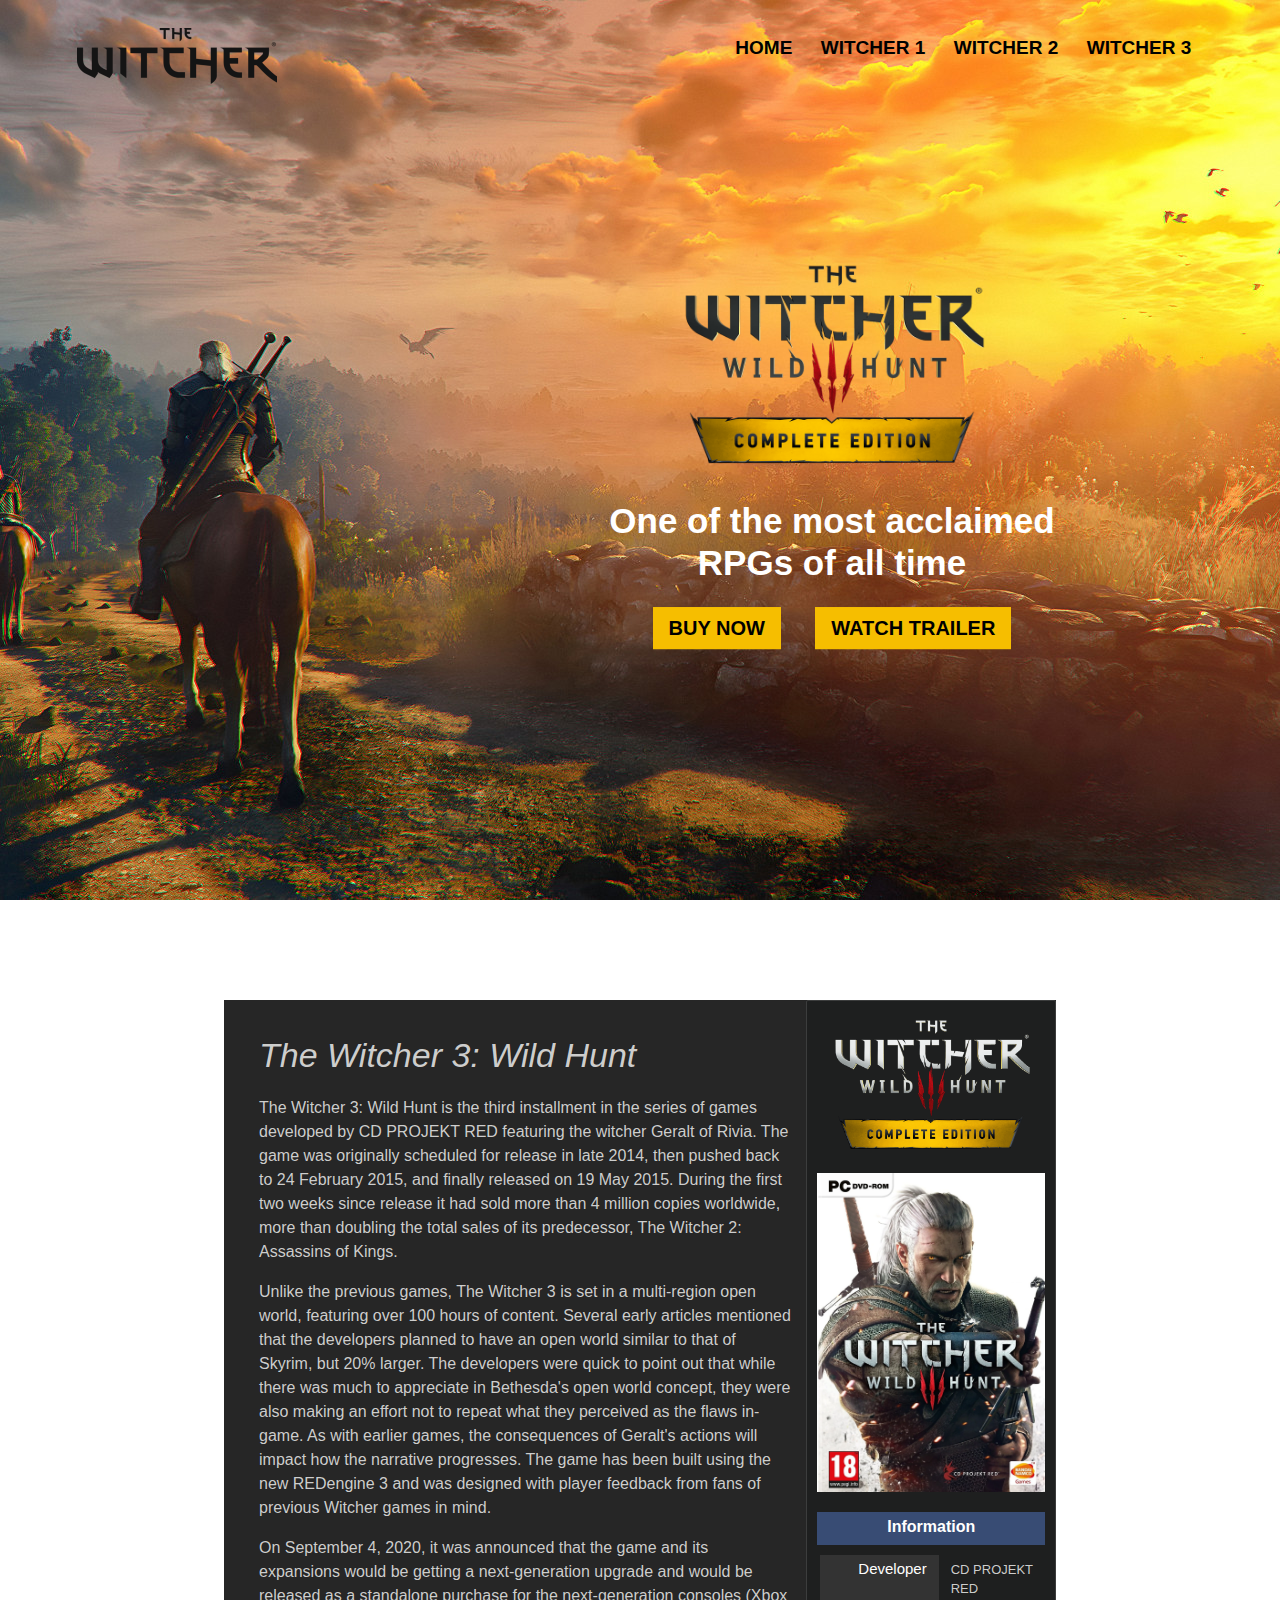
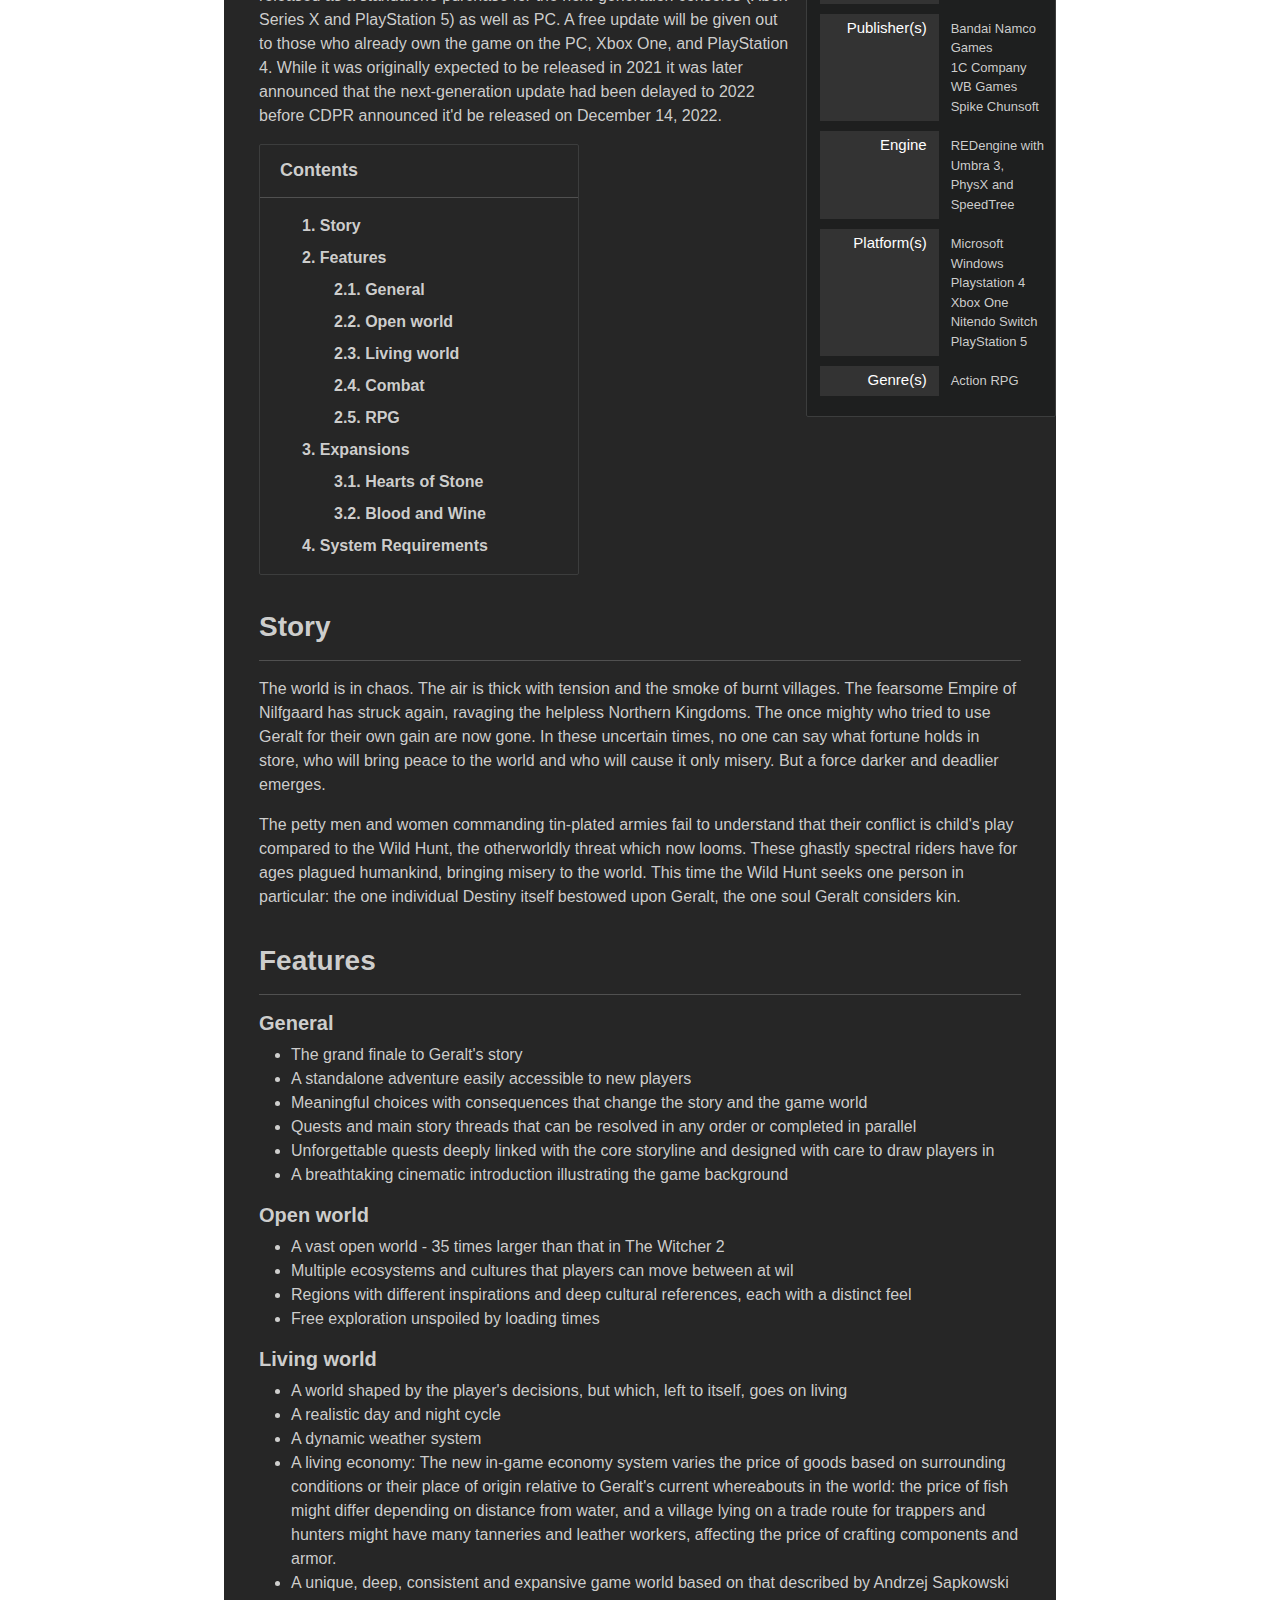
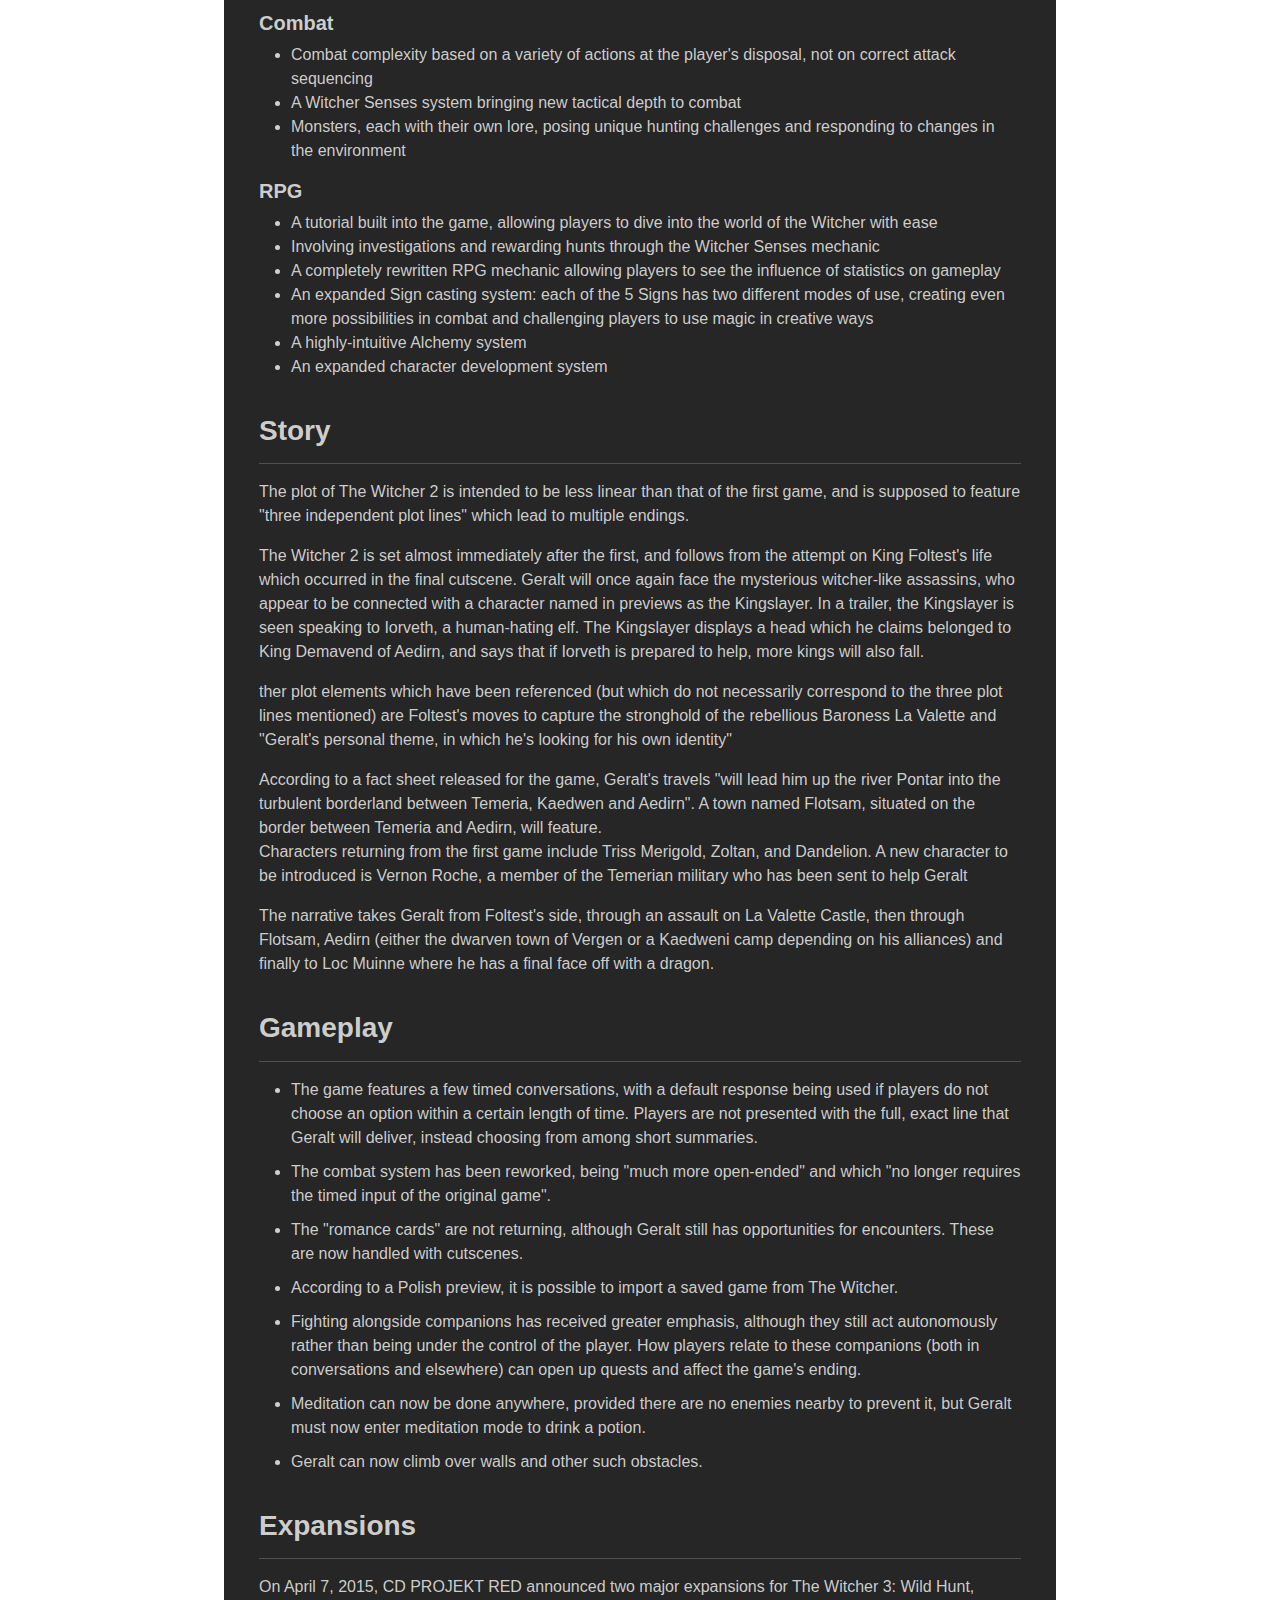
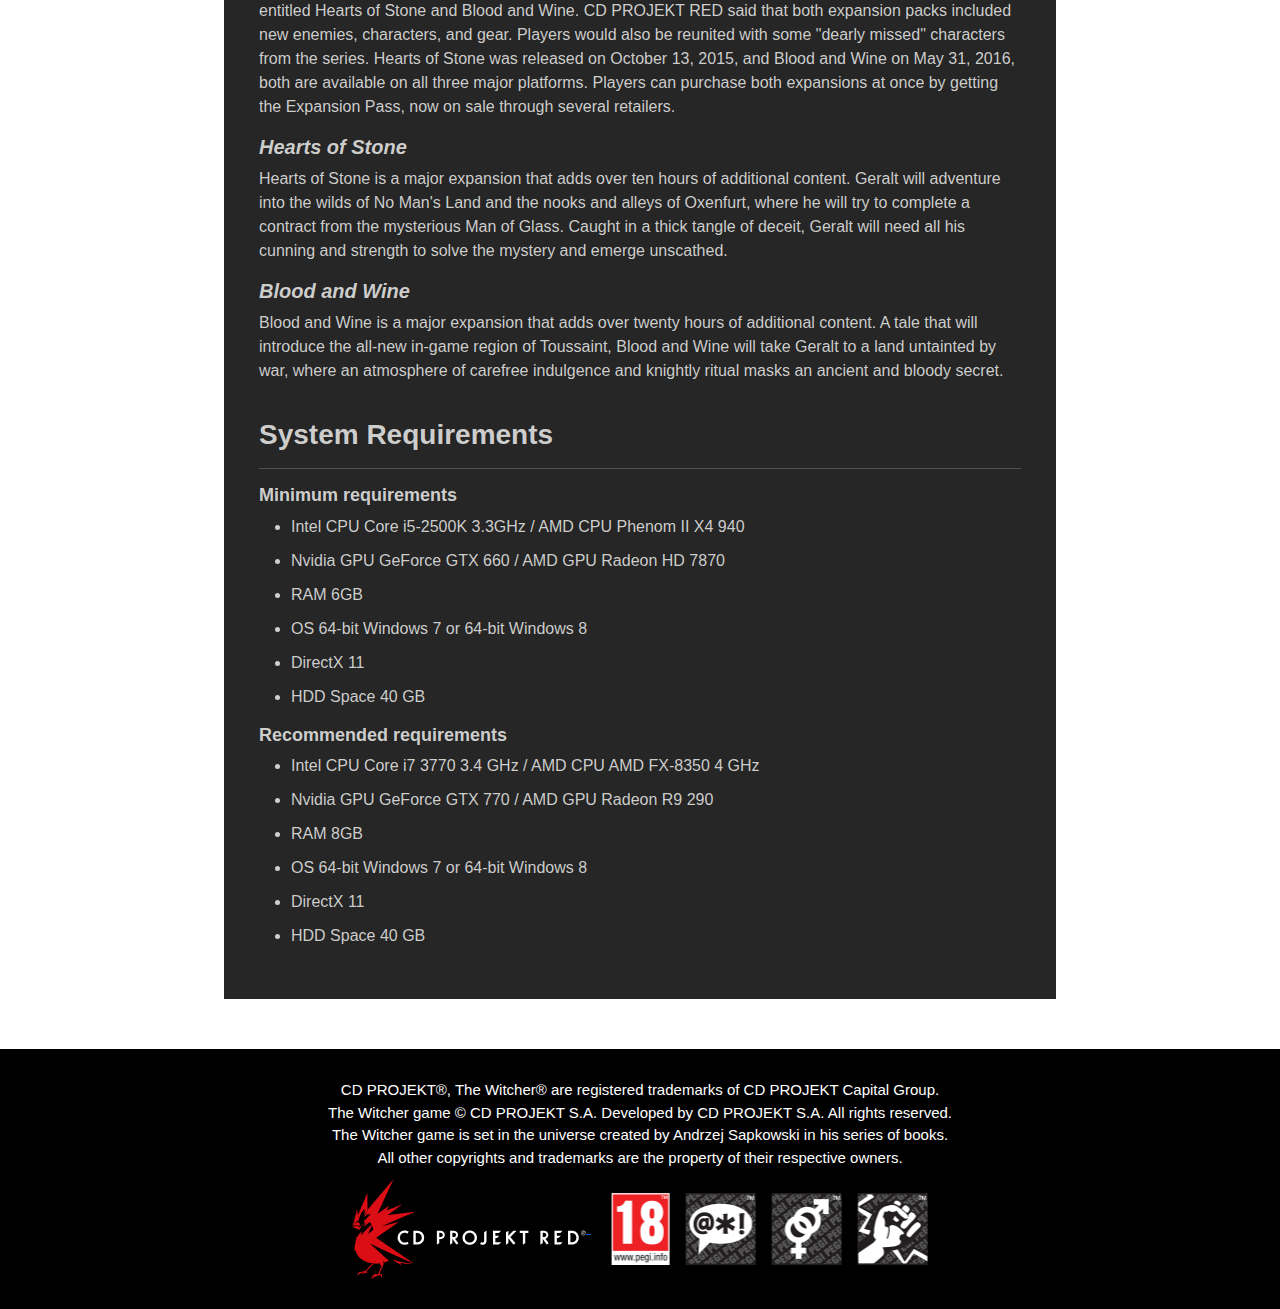
<file: pages/witcher3.html>
<!DOCTYPE html>
<html lang="en">
<head>
    <meta charset="UTF-8">
    <meta name="viewport" content="width=device-width, initial-scale=1.0">
    <link rel="stylesheet" href="../styles/witcher3_style.css">
    <link href="https://cdnjs.cloudflare.com/ajax/libs/font-awesome/6.6.0/css/all.min.css" rel="stylesheet">
    <link href="https://cdn.jsdelivr.net/npm/bootstrap@5.3.2/dist/css/bootstrap.min.css" rel="stylesheet">
    <script src="../scripts/script.js"></script>
    <title>The Witcher 3: Wild Hunt</title>
</head>
<body>
    <header>
        <nav>
            <a href="../index.html"><img src="../images/logo.webp" alt="Logo"></a>
            <div class="nav-links" id="navLinks">
                <i class="fa fa-window-close" onclick="hideMenu()"></i>
                <ul>
                    <li><a href="../index.html">HOME</a></li>
                    <li><a href="witcher1.html">WITCHER 1</a></li>
                    <li><a href="witcher2.html">WITCHER 2</a></li>
                    <li><a href="witcher3.html">WITCHER 3</a></li>
                </ul>
            </div>
            <i class="fa fa-bars" onclick="showMenu()"></i>
        </nav>

        <div class="text-box">
            <div class="wild_hunt_logo">
                <img src="../images/wild_hunt_logo.png" alt="Wild Hunt Logo">
            </div>
            <h1>One of the most acclaimed RPGs of all time</h1>

            <div class="buttons">
                <a href="https://store.steampowered.com/app/292030/The_Witcher_3_Wild_Hunt/" target="_blank">
                    <button>BUY NOW</button>
                </a>
                <a href="https://www.youtube.com/watch?v=nBT2SP21f3Q" target="_blank">
                    <button>WATCH TRAILER</button>
                </a>
            </div>
        </div>
    </header>

    <main>
        <article>
            <aside class="aside">
                <div class="logo">
                    <img src="../images/white_logo.png" alt="Witcher 3 Logo">
                </div>
                <div class="cover">
                    <img src="../images/witcher3_cover.webp" alt="Witcher 2 Cover">
                </div>
                <section class="desc">
                    <div class="title">
                        <h5>Information</h5>
                    </div>
                    <div class="row">
                        <div class="property">
                            <h6>Developer</h6>
                        </div>
                        <div class="value">
                            <p>CD PROJEKT RED</p>
                        </div>
                    </div>
                    <div class="row">
                        <div class="property">
                            <h6>Publisher(s)</h6>
                        </div>
                        <div class="value">
                            <p>Bandai Namco Games <br>1C Company <br>WB Games <br> Spike Chunsoft</p>
                        </div>
                    </div>
                    <div class="row">
                        <div class="property">
                            <h6>Engine</h6>
                        </div>
                        <div class="value">
                            <p>REDengine with Umbra 3, PhysX and SpeedTree</p>
                        </div>
                    </div>
                    <div class="row">
                        <div class="property">
                            <h6>Platform(s)</h6>
                        </div>
                        <div class="value">
                            <p>Microsoft Windows <br>Playstation 4 <br>Xbox One <br>Nitendo Switch <br>PlayStation 5</p>
                        </div>
                    </div>
                    <div class="row">
                        <div class="property">
                            <h6>Genre(s)</h6>
                        </div>
                        <div class="value">
                            <p>Action RPG</p>
                        </div>
                    </div>
                </section>
            </aside>      

            <section class="intro">
                <h1>The Witcher 3: Wild Hunt</h1>
                <p>
                    The Witcher 3: Wild Hunt is the third installment in the series of games developed by CD PROJEKT RED featuring 
                    the witcher Geralt of Rivia. The game was originally scheduled for release in late 2014, then pushed back to 
                    24 February 2015, and finally released on 19 May 2015. During the first two weeks since release it had 
                    sold more than 4 million copies worldwide, more than doubling the total sales of its predecessor, 
                    The Witcher 2: Assassins of Kings.
                </p>
                <p>
                    Unlike the previous games, The Witcher 3 is set in a multi-region open world, featuring over 100 hours of content. 
                    Several early articles mentioned that the developers planned to have an open world similar to that of Skyrim, but 
                    20% larger. The developers were quick to point out that while there was much to appreciate in Bethesda's open world 
                    concept, they were also making an effort not to repeat what they perceived as the flaws in-game. As with earlier 
                    games, the consequences of Geralt's actions will impact how the narrative progresses. The game has been built using 
                    the new REDengine 3 and was designed with player feedback from fans of previous Witcher games in mind. 
                </p>
                <p>
                    On September 4, 2020, it was announced that the game and its expansions would be getting a next-generation upgrade 
                    and would be released as a standalone purchase for the next-generation consoles (Xbox Series X and PlayStation 5) 
                    as well as PC. A free update will be given out to those who already own the game on the PC, Xbox One, and PlayStation 4.
                    While it was originally expected to be released in 2021 it was later announced that the next-generation update had been 
                    delayed to 2022 before CDPR announced it'd be released on December 14, 2022.
                </p>
                <div class="table_contents">
                    <h4>Contents</h4>
                    <hr>
                    <ol>
                        <a href="#story"><li>Story</li></a>
                        <a href="#features"><li>Features</li></a>
                        <ul>
                            <a href="#general"><li>2.1. General</li></a>
                            <a href="#open_world"><li>2.2. Open world</li></a>
                            <a href="#living_world"><li>2.3. Living world</li></a>
                            <a href="#combat"><li>2.4. Combat</li></a>
                            <a href="#rpg"><li>2.5. RPG</li></a>
                        </ul>
                        <a href="#expansions"><li>Expansions</li></a>
                        <ul>
                            <a href="#heart_of_stone"><li>3.1. Hearts of Stone</li></a>
                            <a href="#blood_and_wine"><li>3.2. Blood and Wine</li></a>
                        </ul>
                        <a href="#system"><li>System Requirements</li></a>
                    </ol>
                </div>
            </section>
    
            <section class="story" id="story">
                <h2>Story</h2>
                <hr>
                <p>
                    The world is in chaos. The air is thick with tension and the smoke of burnt villages. The fearsome Empire of 
                    Nilfgaard has struck again, ravaging the helpless Northern Kingdoms. The once mighty who tried to use Geralt 
                    for their own gain are now gone. In these uncertain times, no one can say what fortune holds in store, who 
                    will bring peace to the world and who will cause it only misery. But a force darker and deadlier emerges.
                </p>
                <p>
                    The petty men and women commanding tin-plated armies fail to understand that their conflict is child's play 
                    compared to the Wild Hunt, the otherworldly threat which now looms. These ghastly spectral riders have for 
                    ages plagued humankind, bringing misery to the world. This time the Wild Hunt seeks one person in particular: 
                    the one individual Destiny itself bestowed upon Geralt, the one soul Geralt considers kin.
                </p>
            </section>

            <section class="features" id="features">
                <h2>Features</h2>
                <hr>
                <h3 id="general">General</h3>
                <ul>
                    <li>The grand finale to Geralt's story</li>
                    <li>A standalone adventure easily accessible to new players</li>
                    <li>Meaningful choices with consequences that change the story and the game world</li>
                    <li>Quests and main story threads that can be resolved in any order or completed in parallel</li>
                    <li>Unforgettable quests deeply linked with the core storyline and designed with care to draw players in</li>
                    <li>A breathtaking cinematic introduction illustrating the game background</li>
                </ul>

                <h3 id="open_world">Open world</h3>
                <ul>
                    <li>A vast open world - 35 times larger than that in The Witcher 2</li>
                    <li>Multiple ecosystems and cultures that players can move between at wil</li>
                    <li>Regions with different inspirations and deep cultural references, each with a distinct feel</li>
                    <li>Free exploration unspoiled by loading times</li>
                </ul>

                <h3 id="living_world">Living world</h3>
                <ul>
                    <li>A world shaped by the player's decisions, but which, left to itself, goes on living</li>
                    <li>A realistic day and night cycle</li>
                    <li>A dynamic weather system</li>
                    <li>A living economy: The new in-game economy system varies the price of goods based on surrounding conditions or 
                        their place of origin relative to Geralt's current whereabouts in the world: the price of fish might differ 
                        depending on distance from water, and a village lying on a trade route for trappers and hunters might have many 
                        tanneries and leather workers, affecting the price of crafting components and armor.</li>
                    <li>A unique, deep, consistent and expansive game world based on that described by Andrzej Sapkowski</li>
                </ul>

                <h3 id="combat">Combat</h3>
                <ul>
                    <li>Combat complexity based on a variety of actions at the player's disposal, not on correct attack sequencing</li>
                    <li>A Witcher Senses system bringing new tactical depth to combat</li>
                    <li>Monsters, each with their own lore, posing unique hunting challenges and responding to changes in the environment</li>
                </ul>

                <h3 id="rpg">RPG</h3>
                <ul>
                    <li>A tutorial built into the game, allowing players to dive into the world of the Witcher with ease</li>
                    <li>Involving investigations and rewarding hunts through the Witcher Senses mechanic</li>
                    <li>A completely rewritten RPG mechanic allowing players to see the influence of statistics on gameplay</li>
                    <li>An expanded Sign casting system: each of the 5 Signs has two different modes of use, creating even more possibilities 
                        in combat and challenging players to use magic in creative ways</li>
                    <li>A highly-intuitive Alchemy system</li>
                    <li>An expanded character development system</li>
                </ul>
            </section>


            <section class="story" id="story">
                <h2>Story</h2>
                <hr>
                <p>
                    The plot of The Witcher 2 is intended to be less linear than that of the first game, and is supposed to feature 
                    "three independent plot lines" which lead to multiple endings.
                </p>
                <p>
                    The Witcher 2 is set almost immediately after the first, and follows from the attempt on King Foltest's life which 
                    occurred in the final cutscene. Geralt will once again face the mysterious witcher-like assassins, who appear to 
                    be connected with a character named in previews as the Kingslayer. In a trailer, the Kingslayer is seen speaking 
                    to Iorveth, a human-hating elf. The Kingslayer displays a head which he claims belonged to King Demavend of Aedirn, 
                    and says that if Iorveth is prepared to help, more kings will also fall.
                </p>
                <p>
                    ther plot elements which have been referenced (but which do not necessarily correspond to the three plot lines mentioned) 
                    are Foltest's moves to capture the stronghold of the rebellious Baroness La Valette and "Geralt's personal theme, 
                    in which he's looking for his own identity"
                </p>
                <p>
                    According to a fact sheet released for the game, Geralt's travels "will lead him up the river Pontar into the turbulent 
                    borderland between Temeria, Kaedwen and Aedirn". A town named Flotsam, situated on the border between Temeria and Aedirn, 
                    will feature. <br>
                    Characters returning from the first game include Triss Merigold, Zoltan, and Dandelion. A new character to be introduced 
                    is Vernon Roche, a member of the Temerian military who has been sent to help Geralt
                </p>
                <p>
                    The narrative takes Geralt from Foltest's side, through an assault on La Valette Castle, then through Flotsam, Aedirn 
                    (either the dwarven town of Vergen or a Kaedweni camp depending on his alliances) and finally to Loc Muinne where he 
                    has a final face off with a dragon.
                </p>
            </section>

            <section class="gameplay" id="gameplay">
                <h2>Gameplay</h2>
                <hr>
                <ul>
                    <li>The game features a few timed conversations, with a default response being used if players do not choose an option 
                        within a certain length of time. Players are not presented with the full, exact line that Geralt will deliver, instead 
                        choosing from among short summaries.
                    </li>
                    <li>
                        The combat system has been reworked, being "much more open-ended" and which "no longer requires the timed input 
                        of the original game".
                    </li>
                    <li>
                        The "romance cards" are not returning, although Geralt still has opportunities for encounters. These are now handled with cutscenes.
                    </li>
                    <li>
                        According to a Polish preview, it is possible to import a saved game from The Witcher.
                    </li>
                    <li>
                        Fighting alongside companions has received greater emphasis, although they still act autonomously rather than being under the control of the player. 
                        How players relate to these companions (both in conversations and elsewhere) can open up quests and affect the game's ending.
                    </li>
                    <li>
                        Meditation can now be done anywhere, provided there are no enemies nearby to prevent it, but Geralt must now enter meditation mode to drink a potion.
                    </li>
                    <li>
                        Geralt can now climb over walls and other such obstacles.
                    </li>
                </ul>
            </section>

            <section class="expansions" id="expansions">
                <h2>Expansions</h2>
                <hr>
                <p>
                    On April 7, 2015, CD PROJEKT RED announced two major expansions for The Witcher 3: Wild Hunt, entitled Hearts of Stone and Blood and Wine. 
                    CD PROJEKT RED said that both expansion packs included new enemies, characters, and gear. Players would also be reunited with some "dearly missed"
                     characters from the series. Hearts of Stone was released on October 13, 2015, and Blood and Wine on May 31, 2016, both are available on all three 
                     major platforms. Players can purchase both expansions at once by getting the Expansion Pass, now on sale through several retailers.
                </p>

                <h3 id="heart_of_stone">Hearts of Stone</h3>
                <p>
                    Hearts of Stone is a major expansion that adds over ten hours of additional content. Geralt will adventure into the wilds of No Man's Land 
                    and the nooks and alleys of Oxenfurt, where he will try to complete a contract from the mysterious Man of Glass. Caught in a thick tangle of 
                    deceit, Geralt will need all his cunning and strength to solve the mystery and emerge unscathed.
                </p>

                <h3 id="blood_and_wine">Blood and Wine</h3>
                <p>
                    Blood and Wine is a major expansion that adds over twenty hours of additional content. A tale that will introduce the all-new in-game region of 
                    Toussaint, Blood and Wine will take Geralt to a land untainted by war, where an atmosphere of carefree indulgence and knightly ritual masks an 
                    ancient and bloody secret.
                </p>
            </section>
            
            <section class="system" id="system">
                <h2>System Requirements</h2>
                <hr>
                <h4>Minimum requirements</h4>
                <ul>
                    <li>Intel CPU Core i5-2500K 3.3GHz / AMD CPU Phenom II X4 940</li>
                    <li>Nvidia GPU GeForce GTX 660 / AMD GPU Radeon HD 7870</li>
                    <li>RAM 6GB</li>
                    <li>OS 64-bit Windows 7 or 64-bit Windows 8</li>
                    <li>DirectX 11</li>
                    <li>HDD Space 40 GB</li>
                </ul>
                <h4>Recommended requirements</h4>
                <ul>
                    <li>Intel CPU Core i7 3770 3.4 GHz / AMD CPU AMD FX-8350 4 GHz</li>
                    <li>Nvidia GPU GeForce GTX 770 / AMD GPU Radeon R9 290</li>
                    <li>RAM 8GB</li>
                    <li>OS 64-bit Windows 7 or 64-bit Windows 8</li>
                    <li>DirectX 11</li>
                    <li>HDD Space 40 GB</li>
                </ul>
            </section>
        </article>
    </main>

    <footer>
        <p>
            CD PROJEKT®, The Witcher® are registered trademarks of CD PROJEKT Capital Group. <br> The Witcher game © CD PROJEKT S.A. Developed by CD PROJEKT 
            S.A. All rights reserved. <br> The Witcher game is set in the universe created by Andrzej Sapkowski in his series of books. <br> All other copyrights 
            and trademarks are the property of their respective owners.
        </p>
        <div class="footer-logos">
            <a href="https://www.cdprojekt.com/pl/" target="_blank">
                <img src="../images/cdProjectLogo.png" alt="CD Project Red Logo">
            </a>
            <a href="https://pegi.info/" target="_blank">
                <img src="../images/logos.png" alt="ratings">
            </a>
        </div>
    </footer>
    
    <script src="../scripts/script.js"></script>
</body>
</html>
</file>
<file: styles/index_style.css>
* {
    margin: 0;
    padding: 0;
    font-family: Arial, Helvetica, sans-serif;
}

header {
    min-height: 100vh;
    width: 100%;
    background-image: linear-gradient(rgba(46, 47, 54, 0.7),rgba(17, 17, 17, 0.7)), url('../images/home_background.jpg');
    background-position: center;
    background-size: cover;
    position: relative;
}

nav {
    display: flex;
    padding: 2% 6%;
    justify-content: space-between;
    align-items: center;
}

nav img {
    width: 200px;
    margin-left: 0;
}

.nav-links {
    flex: 1;
    text-align: right;
}

.nav-links ul li {
    list-style: none;
    display: inline-block;
    padding: 8px 12px;
    position: relative;
}

.nav-links ul li a {
    color: black;
    text-decoration: none;
    font-size: 19px;
    font-weight: 600;
}

.nav-links ul li a:hover {
    color: orange;
}

.text-box {
    width: 80%;
    color: #ffffff;
    position: absolute;
    top: 50%;
    left: 50%;
    transform: translate(-50%,-50%);
    text-align: center;
}

.text-box h1 {
    font-size: 55px;
    color: #ffffff;
    font-weight: bold;
}

.text-box p {
    margin: 10px 0 40px;
    font-size: 20px;
    color: #ffffff;
    line-height: 30px;
}

.intro-btn {
    display: inline-block;
    text-decoration: none;
    color: #ffffff;
    border: 1px solid white;
    padding: 12px 34px;
    font-size: 17px;
    background: transparent;
    position: relative;
    cursor: pointer;
}

.intro-btn:hover {
    border: 1px solid orange;
    background: orange;
    transition: 1s;
}

nav .fa {
    display: none;
}

@media(max-width: 700px){
    .text-box h1 {
        font-size: 20px;
    }
    .nav-links ul li {
        display: block;
    }
    .nav-links {
        position: absolute;
        background: #8D939F;
        height: 100vh;
        width: 200px;
        top: 0;
        right: -200px;
        text-align: left;
        z-index: 2;
        transition: 0.5s;
    }
    nav .fa {
        display: block;
        color: black;
        margin: 10px;
        font-size: 22px;
        cursor: pointer;
    }
    .nav-links ul {
        padding: 30px;

    }
}

/*  QUOTES PART */
.quotes {
    width: 80%;
    margin: auto;
    text-align: center;
    padding-top: 100px;
}

h1 {
    font-size: 36px;
    font-weight: 600;
}

.quotes p {
    margin-top: 2%;
    margin-bottom: 5%;
    line-height: 1.5;
}

p {
    color: black;
    font-weight: 300;
    line-height: 22px;
    padding: 10px;
    font-size: 20px;
}

.row {
    margin-top: 5%;
    display: flex;
    justify-content: space-between;
    flex-wrap: wrap;
}

.quote-col {
    flex-basis: 31%;
    background: #fff3f3;
    border-radius: 10px;
    margin-bottom: 5%;
    padding: 20px 12px;
    box-sizing: border-box;
    transition: 0.5s;
}

.quote-col h3 {
    text-align: center;
    font-weight: 600;
    margin: 10px 0;
    font-size: 20px;
}

.quote-col p {
    font-style: italic;
    text-transform: capitalize;
}

.quote-col:hover {
    box-shadow: 0 0 20px 0px rgb(0,0,0,0.2);
}

@media(max-width: 700px) {
    .row {
        flex-direction: column;
    }
}

.games {
    width: 80%;
    margin: auto;
    text-align: center;
    padding-top: 50px;
}

.games h1 {
    margin-bottom: 3%;
}

.games-col {
    flex-basis: 32%;
    margin-bottom: 30px;
    position: relative;
    overflow: hidden;
}

.games-col img {
    width: 100%;
    height: 100%;
    border: 4px solid black;
    display: block;
    border-radius: 10px;
}

.layer {
    background: transparent;
    height: 100%;
    width: 100%;
    border-radius: 10px;
    position: absolute;
    top: 0;
    left: 0;
    transition: 0.5s;
}

.layer:hover {
    background: rgba(38, 38, 38,0.9);
}

.layer h3 {
    width: 100%;
    font-weight: 500;
    color: white;
    font-size: 26px;
    bottom: 0;
    left: 50%;
    transform: translateX(-50%);
    position: absolute;
    opacity: 0;
    transition: 0.5s;
}

.layer:hover h3 {
    bottom: 49%;
    opacity: 1;
}

/* FOOTER PART */
footer {
    width: 100%;
    text-align: center;
    padding: 30px 0;
    background-color: black;
}

footer p {
    margin: 0 auto;
    max-width: 650px;
    color: white;
    font-size: 15px;
}

.footer-logos {
    margin-top: 10px;
}

.footer-logos a {
    margin: 0 10px;
}

.footer-logos img {
    vertical-align: middle;
}
</file>
<file: styles/home_style.css>
* {
    margin: 0;
    padding: 0;
    font-family: Arial, Helvetica, sans-serif;
}

header {
    min-height: 100vh;
    width: 100%;
    background-image: linear-gradient(rgba(46, 47, 54, 0.7),rgba(17, 17, 17, 0.7)), url('../images/home_background.jpg');
    background-position: center;
    background-size: cover;
    position: relative;
}

nav {
    display: flex;
    padding: 2% 6%;
    justify-content: space-between;
    align-items: center;
}

nav img {
    width: 200px;
    margin-left: 0;
}

.nav-links {
    flex: 1;
    text-align: right;
}

.nav-links ul li {
    list-style: none;
    display: inline-block;
    padding: 8px 12px;
    position: relative;
}

.nav-links ul li a {
    color: black;
    text-decoration: none;
    font-size: 19px;
    font-weight: 600;
}

.nav-links ul li a:hover {
    color: orange;
}

.text-box {
    width: 80%;
    color: #ffffff;
    position: absolute;
    top: 50%;
    left: 50%;
    transform: translate(-50%,-50%);
    text-align: center;
}

.text-box h1 {
    font-size: 55px;
    color: #ffffff;
    font-weight: bold;
}

.text-box p {
    margin: 10px 0 40px;
    font-size: 20px;
    color: #ffffff;
    line-height: 30px;
}

.intro-btn {
    display: inline-block;
    text-decoration: none;
    color: #ffffff;
    border: 1px solid white;
    padding: 12px 34px;
    font-size: 17px;
    background: transparent;
    position: relative;
    cursor: pointer;
}

.intro-btn:hover {
    border: 1px solid orange;
    background: orange;
    transition: 1s;
}

nav .fa {
    display: none;
}

@media(max-width: 700px){
    .text-box h1 {
        font-size: 20px;
    }
    .nav-links ul li {
        display: block;
    }
    .nav-links {
        position: absolute;
        background: #8D939F;
        height: 100vh;
        width: 200px;
        top: 0;
        right: -200px;
        text-align: left;
        z-index: 2;
        transition: 0.5s;
    }
    nav .fa {
        display: block;
        color: black;
        margin: 10px;
        font-size: 22px;
        cursor: pointer;
    }
    .nav-links ul {
        padding: 30px;

    }
}

/*  QUOTES PART */
.quotes {
    width: 80%;
    margin: auto;
    text-align: center;
    padding-top: 100px;
}
h1 {
    font-size: 36px;
    font-weight: 600;
}

.quotes p {
    margin-top: 2%;
    margin-bottom: 5%;
    line-height: 1.5;
}

p {
    color: black;
    font-weight: 300;
    line-height: 22px;
    padding: 10px;
    font-size: 20px;
}

.row {
    margin-top: 5%;
    display: flex;
    justify-content: space-between;
    flex-wrap: wrap;
}

.quote-col {
    flex-basis: 31%;
    background: #fff3f3;
    border-radius: 10px;
    margin-bottom: 5%;
    padding: 20px 12px;
    box-sizing: border-box;
    transition: 0.5s;
}

.quote-col h3 {
    text-align: center;
    font-weight: 600;
    margin: 10px 0;
    font-size: 20px;
}

.quote-col p {
    font-style: italic;
    text-transform: capitalize;
}

.quote-col:hover {
    box-shadow: 0 0 20px 0px rgb(0,0,0,0.2);
}

@media(max-width: 700px) {
    .row {
        flex-direction: column;
    }
}

.games {
    width: 80%;
    margin: auto;
    text-align: center;
    padding-top: 50px;
}

.games h1 {
    margin-bottom: 3%;
}

.games-col {
    flex-basis: 32%;
    border-radius: 10px;
    margin-bottom: 30px;
    position: relative;
    overflow: hidden;
}

.games-col img {
    width: 100%;
    height: 100%;
    border: 4px solid black;
    display: block;
    border-radius: 10px;
}

.layer {
    background: transparent;
    height: 100%;
    width: 100%;
    border-radius: 10px;
    position: absolute;
    top: 0;
    left: 0;
    transition: 0.5s;
}

.layer:hover {
    background: rgba(38, 38, 38,0.9);
}

.layer h3 {
    width: 100%;
    font-weight: 500;
    color: white;
    font-size: 26px;
    bottom: 0;
    left: 50%;
    transform: translateX(-50%);
    position: absolute;
    opacity: 0;
    transition: 0.5s;
}

.layer:hover h3 {
    bottom: 49%;
    opacity: 1;
}

/* FOOTER PART */
footer {
    width: 100%;
    text-align: center;
    padding: 30px 0;
    background-color: black;
}

footer p {
    margin: 0 auto;
    max-width: 650px;
    color: white;
    font-size: 15px;
}

.footer-logos {
    margin-top: 10px;
}

.footer-logos a {
    margin: 0 10px;
}

.footer-logos img {
    vertical-align: middle;
}
</file>
<file: styles/witcher1_style.css>
* {
    margin: 0;
    padding: 0;
    font-family: Arial, Helvetica, sans-serif;
}

body {
    width: 100%;
    height: 100%;
    margin: 0;
    padding: 0;
    background-image: url("../images/witcher1_background.webp"); 
    background-position: center; 
    background-size: cover; 
    background-attachment: fixed;
}

header {
    min-height: 100vh;
    width: 100%;
    background-image: linear-gradient(rgba(79, 79, 83, 0.6),rgba(23, 23, 23, 0.6)), url('../images/witcher1_home.jpg');
    background-position: center;
    background-size: cover;
    position: relative;
}

nav {
    display: flex;
    padding: 2% 6%;
    justify-content: space-between;
    align-items: center;
}

nav img {
    width: 200px;
    margin-left: 0;
}

.nav-links {
    flex: 1;
    text-align: right;
}

.nav-links ul li {
    list-style: none;
    display: inline-block;
    padding: 8px 12px;
    position: relative;
}

.nav-links ul li a {
    color: white;
    text-decoration: none;
    font-size: 19px;
    font-weight: 600;
}

.nav-links ul li a:hover {
    color: orange;
}

.text-box {
    width: 40%;
    position: absolute;
    top: 50%;
    left: 30%;
    transform: translate(-50%,-50%);
    text-align: center;
}

.witcher1_logo img {
    width: 350px;
    height: auto;
}

.text-box h1 {
    margin-top: 30px;
    font-size: 35px;
    color: white;
    font-weight: 700;
}

.buttons button {
    margin-top: 15px;
    background-color: #F6BE00;
    border: 1px solid #F6BE00;
    font-size: 20px;
    font-weight: bold;
    padding: 5px 15px;
}

.buttons a {
    text-decoration: none;
}

.buttons a:last-child {
    margin-left: 30px;
}

.buttons button:hover {
    background-color: orange;
    border: 1px solid orange;
}

nav .fa {
    display: none;
}

@media(max-width: 700px){
    .text-box {
        width: 80%;
        top: 50%;
        left: 50%;
    }
    .witcher1_logo img {
        width: 250px;
    }
    .text-box h1 {
        font-size: 26px;
    }
    .buttons a:last-child {
        margin-left: 12px;
    }
    .nav-links ul li {
        display: block;
    }
    .nav-links ul li a {
        color: black
    }
    .nav-links {
        position: absolute;
        background: gray;
        height: 100vh;
        width: 200px;
        top: 0;
        right: -200px;
        text-align: left;
        z-index: 2;
        transition: 0.5s;
    }
    nav .fa {
        display: block;
        color: black;
        margin: 10px;
        font-size: 22px;
        cursor: pointer;
    }
    .nav-links ul {
        padding: 30px;
    }
}
/* MAIN PART */
main {
    width: 100%;
    height: auto;
    display: flex;
    justify-content: center;
    align-items: start;
}

article {
    position: relative;
    background-color: rgba(0, 0, 0, 0.85);
    color: #d9d9d8f1;
    width: 65%;
    margin: 100px 0 50px 0;
    padding: 35px;
}

.aside {
    width: 30%;
    position: absolute; 
    top: 0;
    right: 0;
    background-color: #1e1f1f;
    color: #d9d9d8f1;
    border: 1px solid #3c3d3d;
    border-radius: 2px;
    padding: 10px;
}

.logo, .cover {
    margin-bottom: 20px;
}

.aside .logo img, .aside .cover img {
    width: 100%;
    height: auto;
}

.title {
    text-align: center;
    background-color: #384c74;
    margin-bottom: 10px;
}

.title h5 {
    font-size: 16px;
    font-weight: 900;
    padding-top: 5px;
    color: #fff;
}

.desc {
    display: flex;
    flex-direction: column;
}

.desc .row {
    display: flex;
    margin-bottom: 10px;
}

.property {
    background-color: #333;
    color: #fff;
    font-weight: bold;
    padding: 5px 0;
    flex: 1;
    margin-left: 15px;
    text-align: right;
}

.value {
    padding: 5px 0;
    flex: 1;
}

.property h6, .value p {
    margin: 0;
}

.property h6 {
    font-size: 15px;
}

.value p {
    font-size: 13px;
}

section {
    margin-bottom: 35px;
}

section:last-child {
    margin-bottom: 0;
}

article h1 {
    font-size: 34px;
    font-style: italic;
}

article h2 {
    font-size: 28px;
    font-weight: 600;
}

article h3 {
    font-size: 20px;
    font-weight: 600;
}

article h4 {
    font-size: 18px;
    font-weight: 600;
}

article p {
    font-size: 16px;
    line-height: 1.5;
}

.table_contents {
    height: 100%;
    border: 1px solid #3c3d3d;
    border-radius: 2px;
    width: 380px;
    font-weight: 600;
}

.table_contents h4 {
    margin: 0;
    padding-left: 20px;
    padding-top: 15px;
    font-weight: 600;
}

.table_contents a {
    text-decoration: none;
    color: #d9d9d8f1;
}

.table_contents ul {
    list-style-type: none;
}

.table_contents li {
    list-style-position: inside;
    width: 90%;
    margin-bottom: 8px;
    padding-left: 10px;
}

.table_contents li:hover {
    background-color: rgba(33, 43, 53, 1);
    color: #7bbbff;
}

.intro {
    width: 70%;
}

.intro h1 {
    margin-bottom: 20px;
}

.system li {
    line-height: 1.5;
    margin-bottom: 10px;
}

@media(max-width: 700px) {
    article {
        width: 90%;
        margin: 50px 0 20px 0;
    }
    .table_contents {
        width: 320px;
    }
    .aside {
        position: static;
        width: 100%;
        margin: auto;
        margin-bottom: 30px;
    }
    .intro {
        width: 100%;
    }
}

/* FOOTER PART */
footer {
    width: 100%;
    text-align: center;
    padding: 30px 0;
    background-color: black;
}

footer p {
    margin: 0 auto;
    max-width: 650px;
    color: white;
    font-size: 15px;
    width: 90%;
}

.footer-logos {
    margin-top: 10px;
}

.footer-logos a {
    margin: 0 10px;
}

.footer-logos img {
    vertical-align: middle;
}
</file>
<file: styles/witcher2_style.css>
* {
    margin: 0;
    padding: 0;
    font-family: Arial, Helvetica, sans-serif;
}

body {
    width: 100%;
    height: 100%;
    margin: 0;
    padding: 0;
    background-image: url("../images/witcher2_background.webp"); 
    background-position: center; 
    background-size: cover; 
    background-attachment: fixed;
}

header {
    min-height: 100vh;
    width: 100%;
    background-image: linear-gradient(rgba(46, 47, 54, 0.6),rgba(17, 17, 17, 0.6)), url('../images/witcher2_home.jpg');
    background-position: center;
    background-size: cover;
    position: relative;
}

nav {
    display: flex;
    padding: 2% 6%;
    justify-content: space-between;
    align-items: center;
}

nav img {
    width: 200px;
    margin-left: 0;
}

.nav-links {
    flex: 1;
    text-align: right;
}

.nav-links ul li {
    list-style: none;
    display: inline-block;
    padding: 8px 12px;
    position: relative;
}

.nav-links ul li a {
    color: white;
    text-decoration: none;
    font-size: 19px;
    font-weight: 600;
}

.nav-links ul li a:hover {
    color: orange;
}

.text-box {
    width: 40%;
    position: absolute;
    top: 50%;
    left: 30%;
    transform: translate(-50%,-50%);
    text-align: center;
}

.witcher2_logo img {
    width: 350px;
    height: auto;
}

.text-box h1 {
    margin-top: 30px;
    font-size: 35px;
    color: white;
    font-weight: 700;
}

.buttons button {
    margin-top: 15px;
    background-color: #F6BE00;
    border: 1px solid #F6BE00;
    font-size: 20px;
    font-weight: bold;
    padding: 5px 15px;
}

.buttons a {
    text-decoration: none;
}

.buttons a:last-child {
    margin-left: 30px;
}

.buttons button:hover {
    background-color: orange;
    border: 1px solid orange;
}

nav .fa {
    display: none;
}

@media(max-width: 700px){
    .text-box {
        width: 80%;
        top: 50%;
        left: 50%;
    }
    .witcher2_logo img {
        width: 250px;
    }
    .text-box h1 {
        font-size: 26px;
    }
    .buttons a:last-child {
        margin-left: 12px;
    }
    .nav-links ul li {
        display: block;
    }
    .nav-links ul li a {
        color: black
    }
    .nav-links {
        position: absolute;
        background: gray;
        height: 100vh;
        width: 200px;
        top: 0;
        right: -200px;
        text-align: left;
        z-index: 2;
        transition: 0.5s;
    }
    nav .fa {
        display: block;
        color: black;
        margin: 10px;
        font-size: 22px;
        cursor: pointer;
    }
    .nav-links ul {
        padding: 30px;
    }
}
/* MAIN PART */
main {
    width: 100%;
    height: auto;
    display: flex;
    justify-content: center;
    align-items: start;
}

article {
    position: relative;
    background-color: rgba(0, 0, 0, 0.85);
    color: #d9d9d8f1;
    width: 65%;
    margin: 100px 0 50px 0;
    padding: 35px;
}

.aside {
    width: 30%;
    position: absolute; 
    top: 0;
    right: 0;
    background-color: #1e1f1f;
    color: #d9d9d8f1;
    border: 1px solid #3c3d3d;
    border-radius: 2px;
    padding: 10px;
}

.logo, .cover {
    margin-bottom: 20px;
}

.aside .logo img, .aside .cover img {
    width: 100%;
    height: auto;
}

.title {
    text-align: center;
    background-color: #384c74;
    margin-bottom: 10px;
}

.title h5 {
    font-size: 16px;
    font-weight: 900;
    padding-top: 5px;
    color: #fff;
}

.desc {
    display: flex;
    flex-direction: column;
}

.desc .row {
    display: flex;
    margin-bottom: 10px;
}

.property {
    background-color: #333;
    color: #fff;
    font-weight: bold;
    padding: 5px 0;
    flex: 1;
    margin-left: 15px;
    text-align: right;
}

.value {
    padding: 5px 0;
    flex: 1;
}

.property h6, .value p {
    margin: 0;
}

.property h6 {
    font-size: 15px;
}

.value p {
    font-size: 13px;
}

section {
    margin-bottom: 35px;
}

section:last-child {
    margin-bottom: 0;
}

article h1 {
    font-size: 34px;
    font-style: italic;
}

article h2 {
    font-size: 28px;
    font-weight: 600;
}

article h4 {
    font-size: 18px;
    font-weight: 600;
}

article p {
    font-size: 16px;
    line-height: 1.5;
}

.table_contents {
    height: 100%;
    border: 1px solid #3c3d3d;
    border-radius: 2px;
    width: 300px;
    font-weight: 600;
}

.table_contents h4 {
    margin: 0;
    padding-left: 20px;
    padding-top: 15px;
    font-weight: 600;
}

.table_contents a {
    text-decoration: none;
    color: #d9d9d8f1;
}

.table_contents li {
    list-style-position: inside;
    width: 90%;
    margin-bottom: 8px;
    padding-left: 10px;
}

.table_contents li:hover {
    background-color: rgba(33, 43, 53, 1);
    color: #7bbbff;
}

.intro, .announcements {
    width: 70%;
}

.intro h1 {
    margin-bottom: 20px;
}

.gameplay li, .system li {
    line-height: 1.5;
    margin-bottom: 10px;
}

@media(max-width: 700px) {
    article {
        width: 90%;
        margin: 50px 0 20px 0;
    }
    .table_contents {
        width: 320px;
    }
    .aside {
        position: static;
        width: 100%;
        margin: auto;
        margin-bottom: 30px;
    }
    .intro, .announcements {
        width: 100%;
    }
}

/* FOOTER PART */
footer {
    width: 100%;
    text-align: center;
    padding: 30px 0;
    background-color: black;
}

footer p {
    margin: 0 auto;
    max-width: 650px;
    color: white;
    font-size: 15px;
    width: 90%;
}

.footer-logos {
    margin-top: 10px;
}

.footer-logos a {
    margin: 0 10px;
}

.footer-logos img {
    vertical-align: middle;
}
</file>
<file: styles/witcher3_style.css>
* {
    margin: 0;
    padding: 0;
    font-family: Arial, Helvetica, sans-serif;
}

body {
    width: 100%;
    height: 100%;
    margin: 0;
    padding: 0;
    background-image: url("../images/background_witcher.webp"); 
    background-position: center; 
    background-size: cover;
    background-attachment: fixed;
}

header {
    min-height: 100vh;
    width: 100%;
    background-image: url('../images/witcher3_home.jpg');
    background-position: center;
    background-size: cover;
    position: relative;
}

nav {
    display: flex;
    padding: 2% 6%;
    justify-content: space-between;
    align-items: center;
}

nav img {
    width: 200px;
    margin-left: 0;
}

.nav-links {
    flex: 1;
    text-align: right;
}

.nav-links ul li {
    list-style: none;
    display: inline-block;
    padding: 8px 12px;
    position: relative;
}

.nav-links ul li a {
    color: black;
    text-decoration: none;
    font-size: 19px;
    font-weight: 600;
}

.nav-links ul li a:hover {
    color: gray;
}

.text-box {
    width: 40%;
    color: #ffffff;
    position: absolute;
    top: 50%;
    left: 65%;
    transform: translate(-50%,-50%);
    text-align: center;
}

.wild_hunt_logo img {
    width: 350px;
    height: auto;
}

.text-box h1 {
    margin-top: 30px;
    font-size: 35px;
    color: #ffffff;
    font-weight: 700;
}

.buttons button {
    margin-top: 15px;
    background-color: #F6BE00;
    border: 1px solid #F6BE00;
    font-size: 20px;
    font-weight: bold;
    padding: 5px 15px;
}

.buttons a {
    display: inline-block;
    text-decoration: none;
}

.buttons a:last-child {
    margin-left: 30px;
}

.buttons button:hover {
    background-color: orange;
    border: 1px solid orange;
}

nav .fa {
    display: none;
}

@media(max-width: 700px){
    .text-box {
        width: 80%;
        top: 50%;
        left: 50%;
    }
    .wild_hunt_logo img {
        width: 250px;
    }
    .text-box h1 {
        font-size: 26px;
    }
    .buttons a:last-child {
        margin-left: 12px;
    }
    .nav-links ul li {
        display: block;
    }
    .nav-links {
        position: absolute;
        background: orange;
        height: 100vh;
        width: 200px;
        top: 0;
        right: -200px;
        text-align: left;
        z-index: 2;
        transition: 0.5s;
    }
    nav .fa {
        display: block;
        color: black;
        margin: 10px;
        font-size: 22px;
        cursor: pointer;
    }
    .nav-links ul {
        padding: 30px;

    }
}
/* MAIN PART */
main {
    width: 100%;
    height: auto;
    display: flex;
    justify-content: center;
    align-items: start;
}

article {
    position: relative;
    background-color: rgba(0, 0, 0, 0.85);
    color: #d9d9d8f1;
    width: 65%;
    margin: 100px 0 50px 0;
    padding: 35px;
}

.aside {
    width: 30%;
    position: absolute; 
    top: 0;
    right: 0;
    background-color: #1e1f1f;
    color: #d9d9d8f1;
    border: 1px solid #3c3d3d;
    border-radius: 2px;
    padding: 10px;
}

.logo, .cover {
    margin-bottom: 20px;
}

.aside .logo img, .aside .cover img {
    width: 100%;
    height: auto;
}

.title {
    text-align: center;
    background-color: #384c74;
    margin-bottom: 10px;
}

.title h5 {
    font-size: 16px;
    font-weight: 900;
    padding-top: 5px;
    color: #fff;
}

.desc {
    display: flex;
    flex-direction: column;
}

.desc .row {
    display: flex;
    margin-bottom: 10px;
}

.property {
    background-color: #333;
    color: #fff;
    font-weight: bold;
    padding: 5px 0;
    flex: 1;
    margin-left: 15px;
    text-align: right;
}

.value {
    padding: 5px 0;
    flex: 1;
}

.property h6, .value p {
    margin: 0;
}

.property h6 {
    font-size: 15px;
}

.value p {
    font-size: 13px;
}

section {
    margin-bottom: 35px;
}

section:last-child {
    margin-bottom: 0;
}

article h1 {
    font-size: 34px;
    font-style: italic;
}

article h2 {
    font-size: 28px;
    font-weight: 600;
}

article h3 {
    font-size: 20px;
    font-weight: 600;
}

.expansions h3 {
    font-style: italic;
}

article h4 {
    font-size: 18px;
    font-weight: 600;
}

article p {
    font-size: 16px;
    line-height: 1.5;
}

.table_contents {
    height: 100%;
    border: 1px solid #3c3d3d;
    border-radius: 2px;
    width: 320px;
    font-weight: 600;
}

.table_contents h4 {
    margin: 0;
    padding-left: 20px;
    padding-top: 15px;
    font-weight: 600;
}

.table_contents a {
    text-decoration: none;
    color: #d9d9d8f1;
}

.table_contents ul {
    list-style-type: none;
}

.table_contents li {
    list-style-position: inside;
    width: 90%;
    margin-bottom: 8px;
    padding-left: 10px;
}

.table_contents li:hover {
    background-color: rgba(33, 43, 53, 1);
    color: #7bbbff;
}

.intro {
    width: 70%;
}

.intro h1 {
    margin-bottom: 20px;
}

.gameplay li, .system li {
    line-height: 1.5;
    margin-bottom: 10px;
}

@media(max-width: 700px) {
    article {
        width: 90%;
        margin: 50px 0 20px 0;
    }
    .aside {
        position: static;
        width: 100%;
        margin: auto;
        margin-bottom: 30px;
    }
    .intro, .story {
        width: 100%;
    }
}

/* FOOTER PART */
footer {
    width: 100%;
    text-align: center;
    padding: 30px 0;
    background-color: black;
}

footer p {
    margin: 0 auto;
    max-width: 650px;
    color: white;
    font-size: 15px;
}

.footer-logos {
    margin-top: 10px;
}

.footer-logos a {
    margin: 0 10px;
}

.footer-logos img {
    vertical-align: middle;
}
</file>
